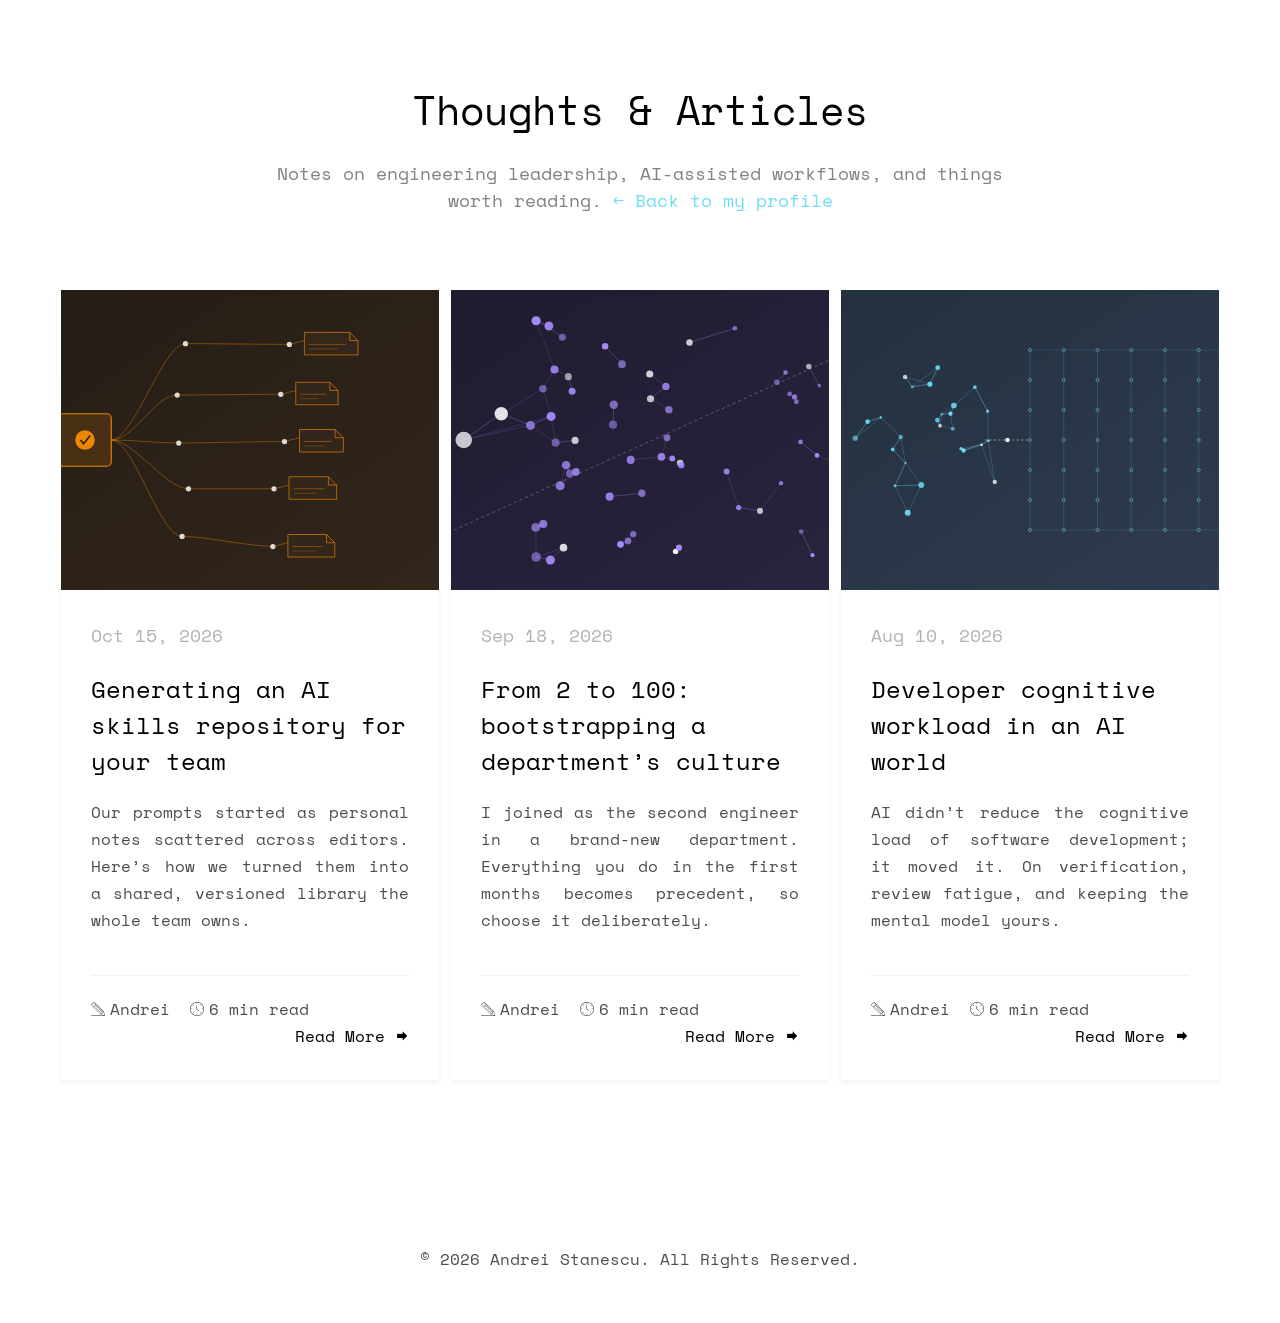
<file: articles.html>
<!DOCTYPE HTML>
<html>
	<head>
	<meta charset="utf-8">
	<meta http-equiv="X-UA-Compatible" content="IE=edge">
	<title>Articles - Andrei Stanescu</title>
	<meta name="viewport" content="width=device-width, initial-scale=1">
	<meta name="description" content="Thoughts and preferred articles by Andrei Stanescu — engineering leadership, AI-assisted workflows, and things worth reading." />
	<meta name="keywords" content="andrei stanescu, articles, blog, engineering leadership, software engineering" />

	<link href="https://fonts.googleapis.com/css?family=Space+Mono" rel="stylesheet">
	<link href="https://fonts.googleapis.com/css?family=Kaushan+Script" rel="stylesheet">

	<!-- Animate.css -->
	<link rel="stylesheet" href="css/animate.css">
	<!-- Icomoon Icon Fonts-->
	<link rel="stylesheet" href="css/icomoon.css">
	<!-- Bootstrap  -->
	<link rel="stylesheet" href="css/bootstrap.css">

	<!-- Theme style  -->
	<link rel="stylesheet" href="css/style.css">

	<!-- Modernizr JS -->
	<script src="js/modernizr-2.6.2.min.js"></script>
	<!-- FOR IE9 below -->
	<!--[if lt IE 9]>
	<script src="js/respond.min.js"></script>
	<![endif]-->

	</head>
	<body>

	<div class="fh5co-loader"></div>

	<div id="page">

	<div id="fh5co-blog">
		<div class="container">
			<div class="row animate-box">
				<div class="col-md-8 col-md-offset-2 text-center fh5co-heading">
					<h2>Thoughts &amp; Articles</h2>
					<p>Notes on engineering leadership, AI-assisted workflows, and things worth reading. <a href="index.html">&larr; Back to my profile</a></p>
				</div>
			</div>
			<div class="row">
				<div class="col-md-4 col-padding animate-box">
					<div class="fh5co-blog">
						<a href="articles/ai-skills-repository.html" class="blog-bg" style="background-image: url(images/ai-skills-repository.svg);"></a>
						<div class="blog-text">
							<span>Oct 15, 2026</span>
							<h3><a href="articles/ai-skills-repository.html">Generating an AI skills repository for your team</a></h3>
							<p>Our prompts started as personal notes scattered across editors. Here&rsquo;s how we turned them into a shared, versioned library the whole team owns.</p>
							<ul class="stuff">
								<li><i class="icon-pencil"></i>Andrei</li>
								<li><i class="icon-clock"></i>6 min read</li>
								<li><a href="articles/ai-skills-repository.html">Read More<i class="icon-arrow-right"></i></a></li>
							</ul>
						</div>
					</div>
				</div>
				<div class="col-md-4 col-padding animate-box">
					<div class="fh5co-blog">
						<a href="articles/from-2-to-100.html" class="blog-bg" style="background-image: url(images/from-2-to-100.svg);"></a>
						<div class="blog-text">
							<span>Sep 18, 2026</span>
							<h3><a href="articles/from-2-to-100.html">From 2 to 100: bootstrapping a department&rsquo;s culture</a></h3>
							<p>I joined as the second engineer in a brand-new department. Everything you do in the first months becomes precedent, so choose it deliberately.</p>
							<ul class="stuff">
								<li><i class="icon-pencil"></i>Andrei</li>
								<li><i class="icon-clock"></i>6 min read</li>
								<li><a href="articles/from-2-to-100.html">Read More<i class="icon-arrow-right"></i></a></li>
							</ul>
						</div>
					</div>
				</div>
				<div class="col-md-4 col-padding animate-box">
					<div class="fh5co-blog">
						<a href="articles/developer-cognitive-workload-ai.html" class="blog-bg" style="background-image: url(images/cognitive-workload.svg);"></a>
						<div class="blog-text">
							<span>Aug 10, 2026</span>
							<h3><a href="articles/developer-cognitive-workload-ai.html">Developer cognitive workload in an AI world</a></h3>
							<p>AI didn&rsquo;t reduce the cognitive load of software development; it moved it. On verification, review fatigue, and keeping the mental model yours.</p>
							<ul class="stuff">
								<li><i class="icon-pencil"></i>Andrei</li>
								<li><i class="icon-clock"></i>6 min read</li>
								<li><a href="articles/developer-cognitive-workload-ai.html">Read More<i class="icon-arrow-right"></i></a></li>
							</ul>
						</div>
					</div>
				</div>
				<!-- To add a new post: copy the col-md-4 block above, create the article page
				     under articles/, and update the date, title, excerpt, and links.
				     For a link post to an external article, point the <a> hrefs at the external
				     URL and use <i class="icon-link"></i> in .stuff instead of icon-pencil. -->
			</div>
		</div>
	</div>

	<div id="fh5co-footer">
		<div class="container">
			<div class="row">
				<div class="col-md-12 text-center">
					<p>&copy; 2026 Andrei Stanescu. All Rights Reserved.</p>
				</div>
			</div>
		</div>
	</div>

	<div class="gototop js-top">
		<a href="#" class="js-gotop"><i class="icon-arrow-up22"></i></a>
	</div>

	<!-- jQuery -->
	<script src="js/jquery.min.js"></script>
	<!-- jQuery Easing -->
	<script src="js/jquery.easing.1.3.js"></script>
	<!-- Bootstrap -->
	<script src="js/bootstrap.min.js"></script>
	<!-- Waypoints -->
	<script src="js/jquery.waypoints.min.js"></script>
	<!-- Stellar Parallax -->
	<script src="js/jquery.stellar.min.js"></script>
	<!-- Easy PieChart -->
	<script src="js/jquery.easypiechart.min.js"></script>

	<!-- Main -->
	<script src="js/main.js"></script>

	</body>
</html>
</file>
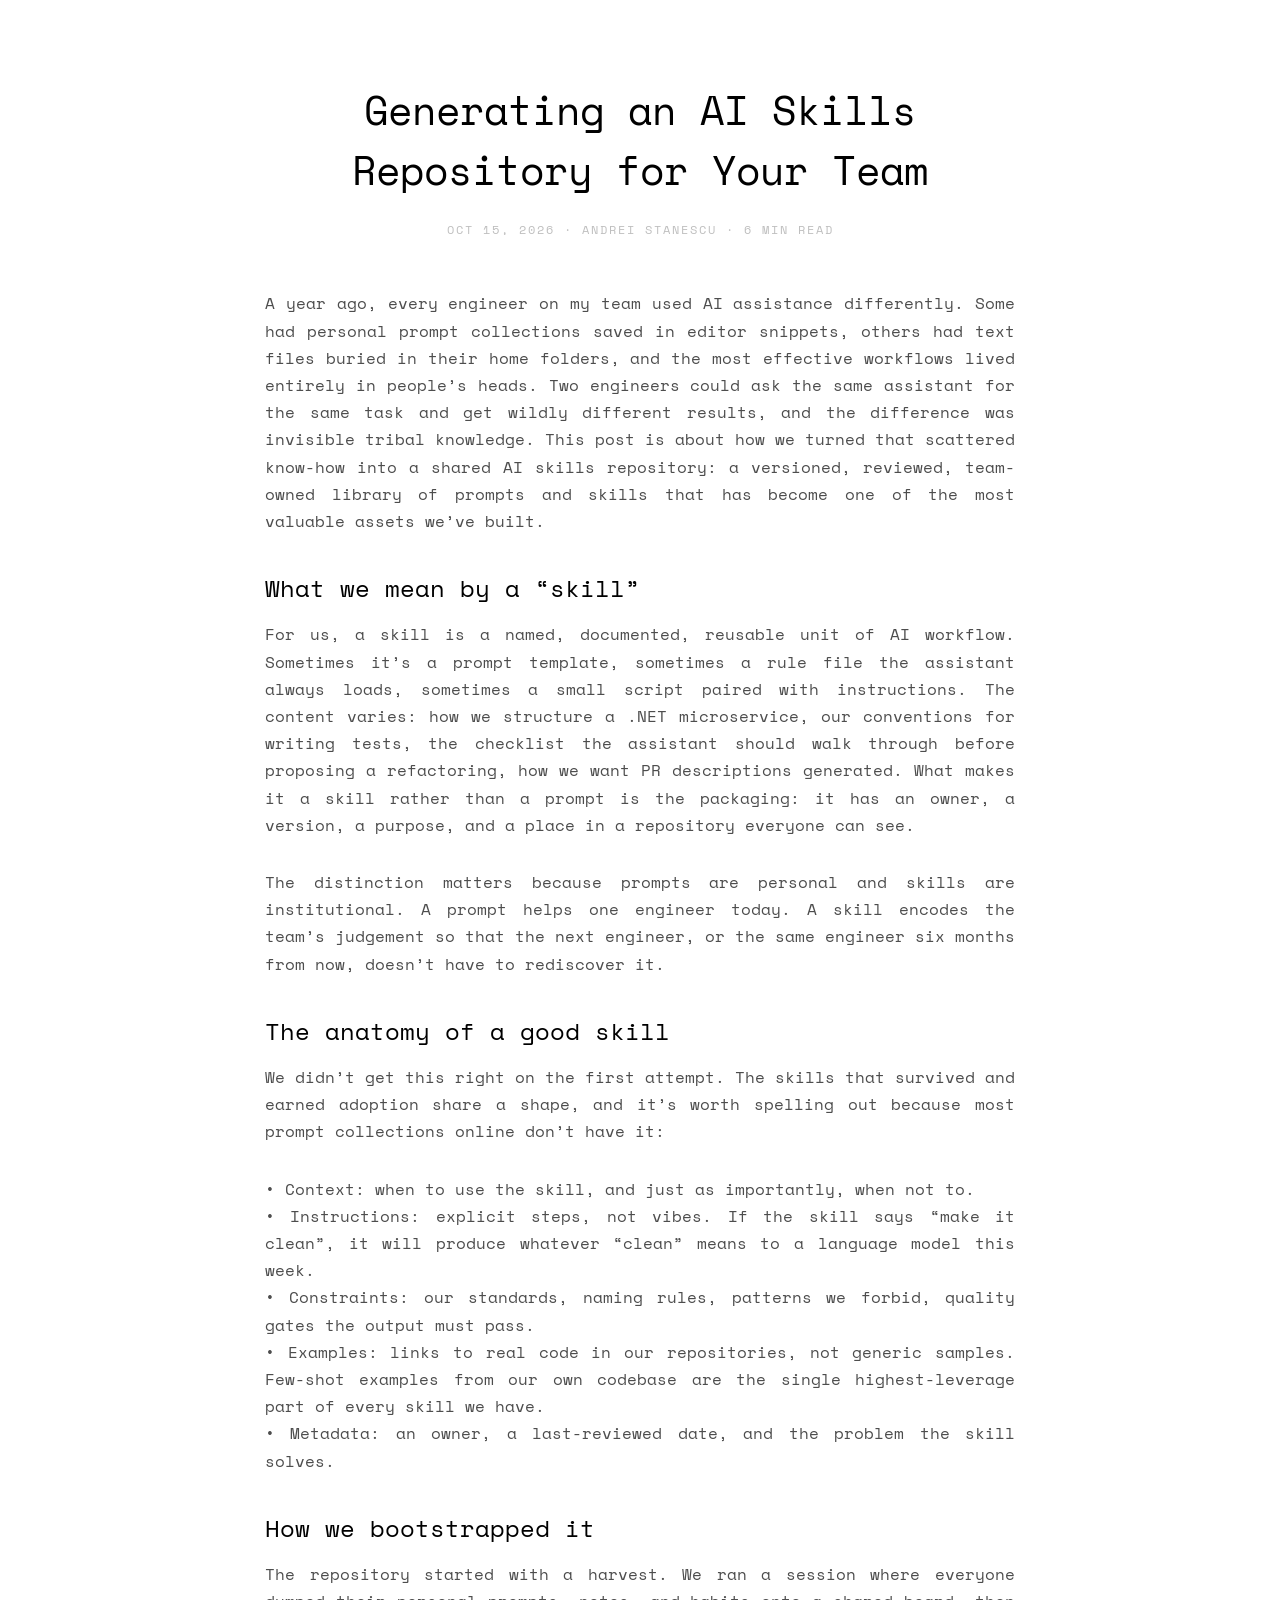
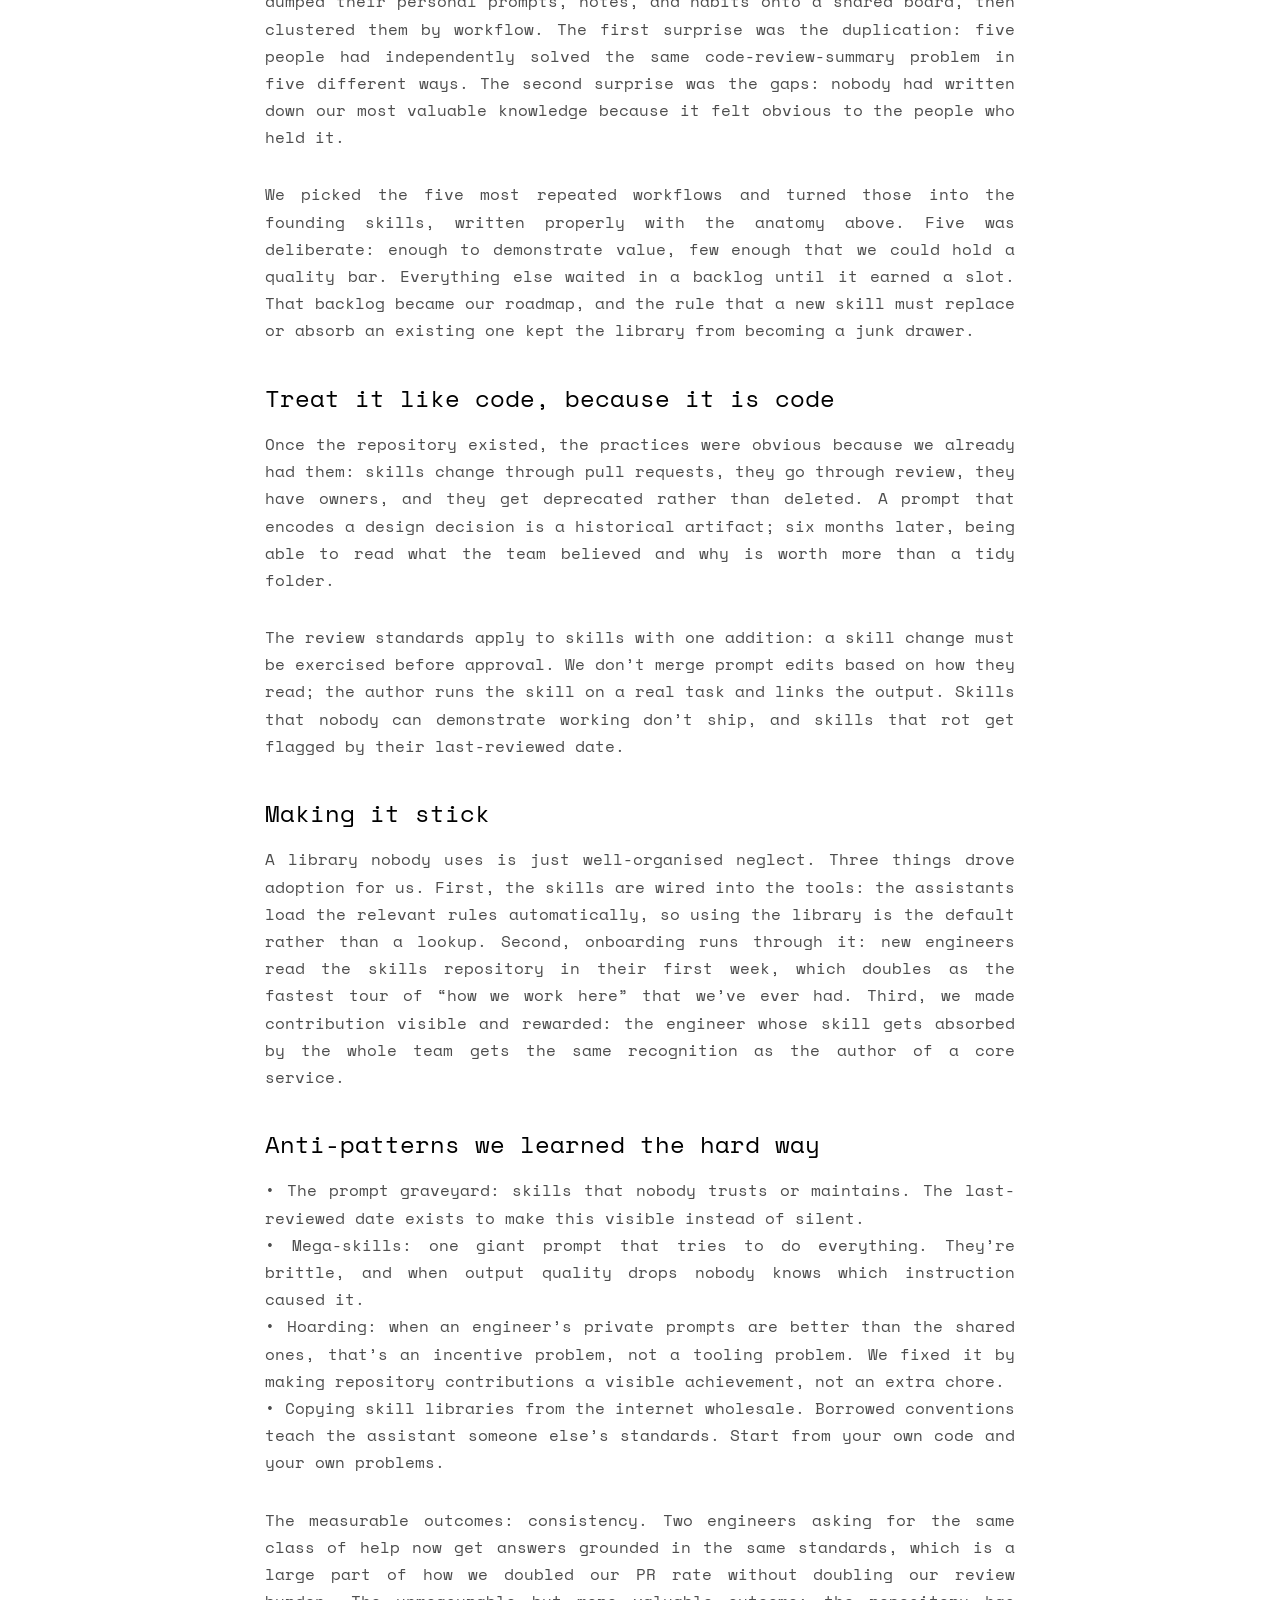
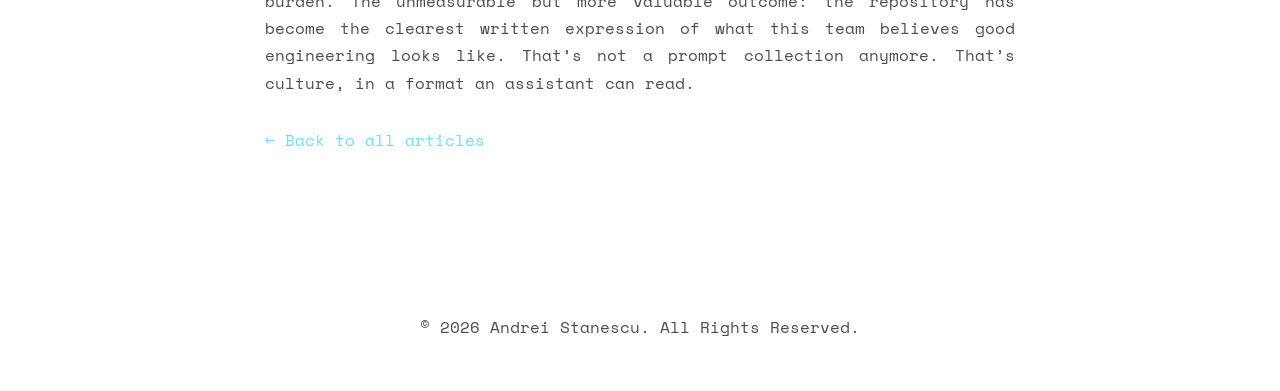
<file: articles/ai-skills-repository.html>
<!DOCTYPE HTML>
<html>
	<head>
	<meta charset="utf-8">
	<meta http-equiv="X-UA-Compatible" content="IE=edge">
	<title>Generating an AI Skills Repository for Your Team - Andrei Stanescu</title>
	<meta name="viewport" content="width=device-width, initial-scale=1">
	<meta name="description" content="Our prompts started as personal notes scattered across editors. Here's how we turned them into a shared, versioned skills repository the whole team owns." />

	<link href="https://fonts.googleapis.com/css?family=Space+Mono" rel="stylesheet">
	<link href="https://fonts.googleapis.com/css?family=Kaushan+Script" rel="stylesheet">

	<!-- Animate.css -->
	<link rel="stylesheet" href="../css/animate.css">
	<!-- Icomoon Icon Fonts-->
	<link rel="stylesheet" href="../css/icomoon.css">
	<!-- Bootstrap  -->
	<link rel="stylesheet" href="../css/bootstrap.css">

	<!-- Theme style  -->
	<link rel="stylesheet" href="../css/style.css">

	<!-- Modernizr JS -->
	<script src="../js/modernizr-2.6.2.min.js"></script>
	<!-- FOR IE9 below -->
	<!--[if lt IE 9]>
	<script src="../js/respond.min.js"></script>
	<![endif]-->

	</head>
	<body>

	<div class="fh5co-loader"></div>

	<div id="page">

	<div id="fh5co-blog">
		<div class="container">
			<div class="row animate-box">
				<div class="col-md-8 col-md-offset-2 text-center fh5co-heading">
					<h2>Generating an AI Skills Repository for Your Team</h2>
					<span class="company">Oct 15, 2026 &middot; Andrei Stanescu &middot; 6 min read</span>
				</div>
			</div>
			<div class="row animate-box">
				<div class="col-md-8 col-md-offset-2 article-body">
					<p>A year ago, every engineer on my team used AI assistance differently. Some had personal prompt collections saved in editor snippets, others had text files buried in their home folders, and the most effective workflows lived entirely in people&rsquo;s heads. Two engineers could ask the same assistant for the same task and get wildly different results, and the difference was invisible tribal knowledge. This post is about how we turned that scattered know-how into a shared AI skills repository: a versioned, reviewed, team-owned library of prompts and skills that has become one of the most valuable assets we&rsquo;ve built.</p>

					<h3>What we mean by a &ldquo;skill&rdquo;</h3>
					<p>For us, a skill is a named, documented, reusable unit of AI workflow. Sometimes it&rsquo;s a prompt template, sometimes a rule file the assistant always loads, sometimes a small script paired with instructions. The content varies: how we structure a .NET microservice, our conventions for writing tests, the checklist the assistant should walk through before proposing a refactoring, how we want PR descriptions generated. What makes it a skill rather than a prompt is the packaging: it has an owner, a version, a purpose, and a place in a repository everyone can see.</p>
					<p>The distinction matters because prompts are personal and skills are institutional. A prompt helps one engineer today. A skill encodes the team&rsquo;s judgement so that the next engineer, or the same engineer six months from now, doesn&rsquo;t have to rediscover it.</p>

					<h3>The anatomy of a good skill</h3>
					<p>We didn&rsquo;t get this right on the first attempt. The skills that survived and earned adoption share a shape, and it&rsquo;s worth spelling out because most prompt collections online don&rsquo;t have it:</p>
					<p>&bull; Context: when to use the skill, and just as importantly, when not to.<br />
					&bull; Instructions: explicit steps, not vibes. If the skill says &ldquo;make it clean&rdquo;, it will produce whatever &ldquo;clean&rdquo; means to a language model this week.<br />
					&bull; Constraints: our standards, naming rules, patterns we forbid, quality gates the output must pass.<br />
					&bull; Examples: links to real code in our repositories, not generic samples. Few-shot examples from our own codebase are the single highest-leverage part of every skill we have.<br />
					&bull; Metadata: an owner, a last-reviewed date, and the problem the skill solves.</p>

					<h3>How we bootstrapped it</h3>
					<p>The repository started with a harvest. We ran a session where everyone dumped their personal prompts, notes, and habits onto a shared board, then clustered them by workflow. The first surprise was the duplication: five people had independently solved the same code-review-summary problem in five different ways. The second surprise was the gaps: nobody had written down our most valuable knowledge because it felt obvious to the people who held it.</p>
					<p>We picked the five most repeated workflows and turned those into the founding skills, written properly with the anatomy above. Five was deliberate: enough to demonstrate value, few enough that we could hold a quality bar. Everything else waited in a backlog until it earned a slot. That backlog became our roadmap, and the rule that a new skill must replace or absorb an existing one kept the library from becoming a junk drawer.</p>

					<h3>Treat it like code, because it is code</h3>
					<p>Once the repository existed, the practices were obvious because we already had them: skills change through pull requests, they go through review, they have owners, and they get deprecated rather than deleted. A prompt that encodes a design decision is a historical artifact; six months later, being able to read what the team believed and why is worth more than a tidy folder.</p>
					<p>The review standards apply to skills with one addition: a skill change must be exercised before approval. We don&rsquo;t merge prompt edits based on how they read; the author runs the skill on a real task and links the output. Skills that nobody can demonstrate working don&rsquo;t ship, and skills that rot get flagged by their last-reviewed date.</p>

					<h3>Making it stick</h3>
					<p>A library nobody uses is just well-organised neglect. Three things drove adoption for us. First, the skills are wired into the tools: the assistants load the relevant rules automatically, so using the library is the default rather than a lookup. Second, onboarding runs through it: new engineers read the skills repository in their first week, which doubles as the fastest tour of &ldquo;how we work here&rdquo; that we&rsquo;ve ever had. Third, we made contribution visible and rewarded: the engineer whose skill gets absorbed by the whole team gets the same recognition as the author of a core service.</p>

					<h3>Anti-patterns we learned the hard way</h3>
					<p>&bull; The prompt graveyard: skills that nobody trusts or maintains. The last-reviewed date exists to make this visible instead of silent.<br />
					&bull; Mega-skills: one giant prompt that tries to do everything. They&rsquo;re brittle, and when output quality drops nobody knows which instruction caused it.<br />
					&bull; Hoarding: when an engineer&rsquo;s private prompts are better than the shared ones, that&rsquo;s an incentive problem, not a tooling problem. We fixed it by making repository contributions a visible achievement, not an extra chore.<br />
					&bull; Copying skill libraries from the internet wholesale. Borrowed conventions teach the assistant someone else&rsquo;s standards. Start from your own code and your own problems.</p>

					<p>The measurable outcomes: consistency. Two engineers asking for the same class of help now get answers grounded in the same standards, which is a large part of how we doubled our PR rate without doubling our review burden. The unmeasurable but more valuable outcome: the repository has become the clearest written expression of what this team believes good engineering looks like. That&rsquo;s not a prompt collection anymore. That&rsquo;s culture, in a format an assistant can read.</p>

					<p><a href="../articles.html">&larr; Back to all articles</a></p>
				</div>
			</div>
		</div>
	</div>

	<div id="fh5co-footer">
		<div class="container">
			<div class="row">
				<div class="col-md-12 text-center">
					<p>&copy; 2026 Andrei Stanescu. All Rights Reserved.</p>
				</div>
			</div>
		</div>
	</div>

	<div class="gototop js-top">
		<a href="#" class="js-gotop"><i class="icon-arrow-up22"></i></a>
	</div>

	<!-- jQuery -->
	<script src="../js/jquery.min.js"></script>
	<!-- jQuery Easing -->
	<script src="../js/jquery.easing.1.3.js"></script>
	<!-- Bootstrap -->
	<script src="../js/bootstrap.min.js"></script>
	<!-- Waypoints -->
	<script src="../js/jquery.waypoints.min.js"></script>
	<!-- Stellar Parallax -->
	<script src="../js/jquery.stellar.min.js"></script>
	<!-- Easy PieChart -->
	<script src="../js/jquery.easypiechart.min.js"></script>

	<!-- Main -->
	<script src="../js/main.js"></script>

	</body>
</html>
</file>
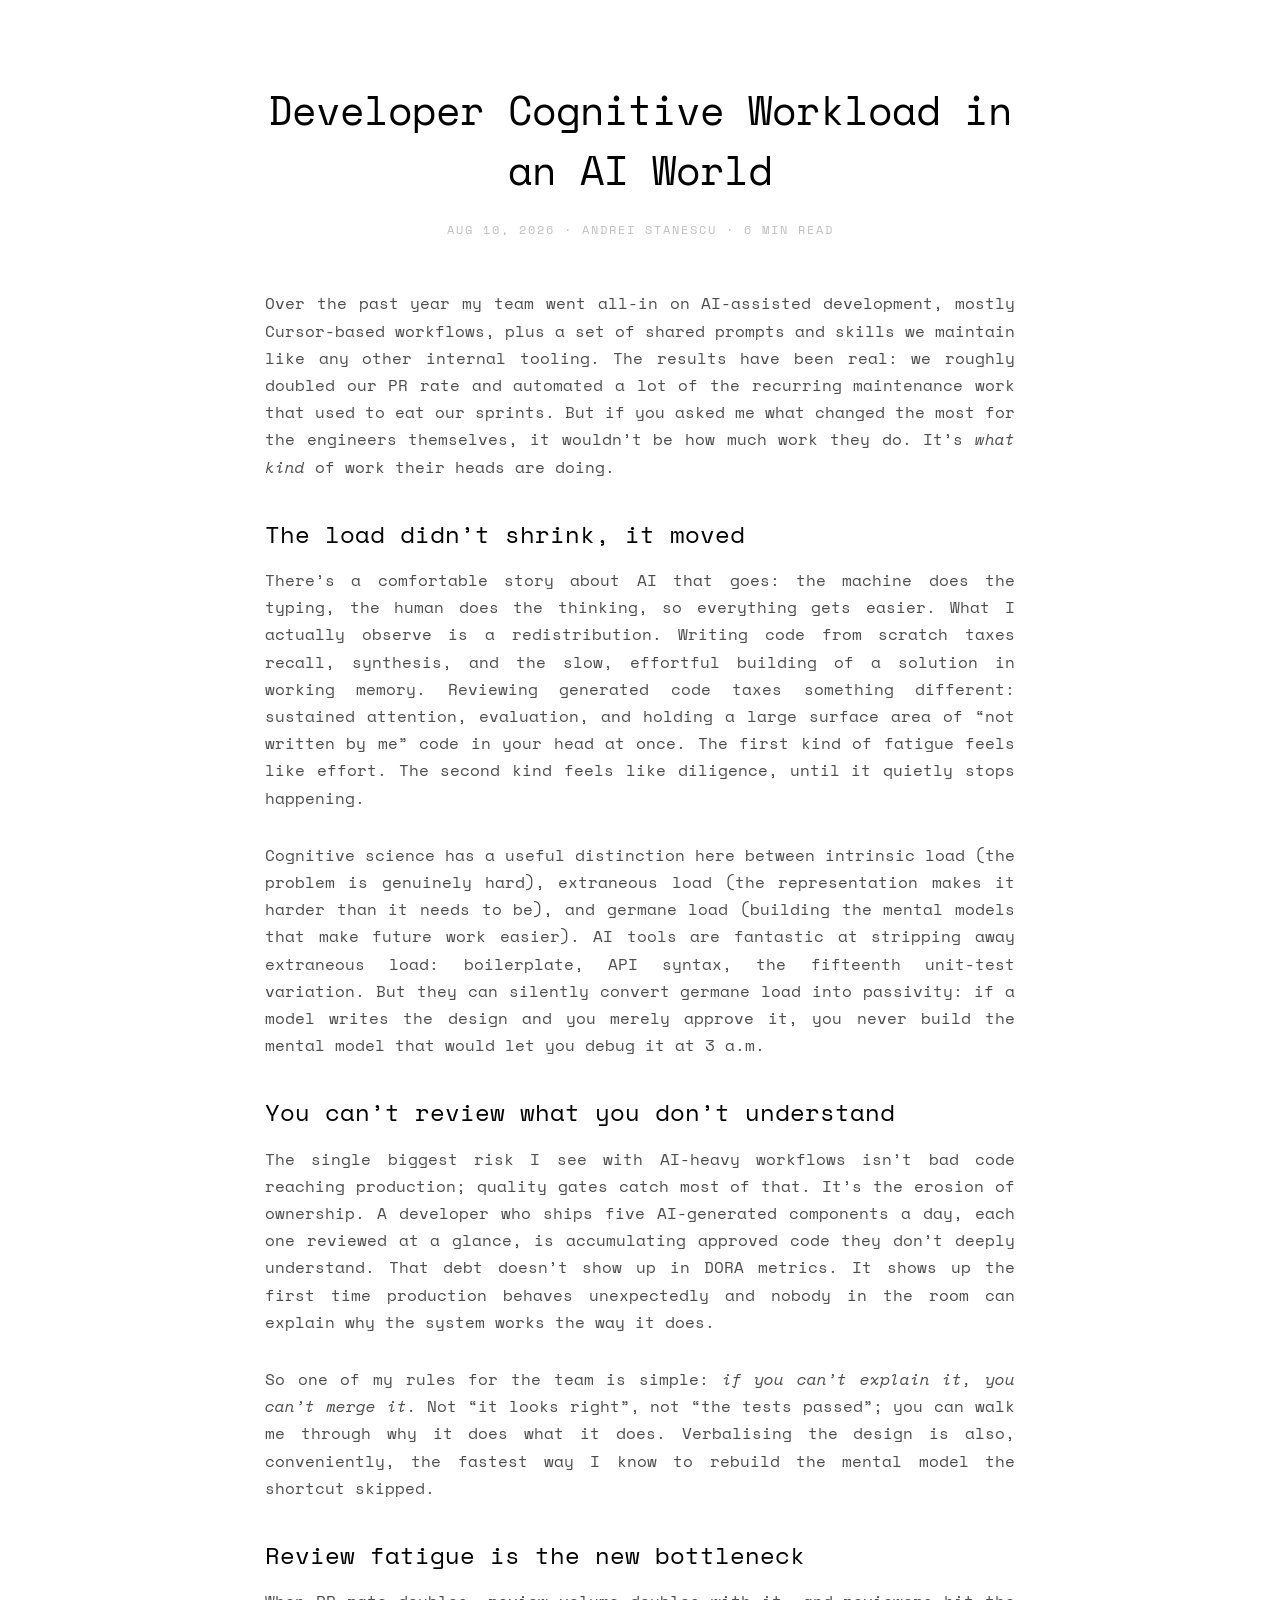
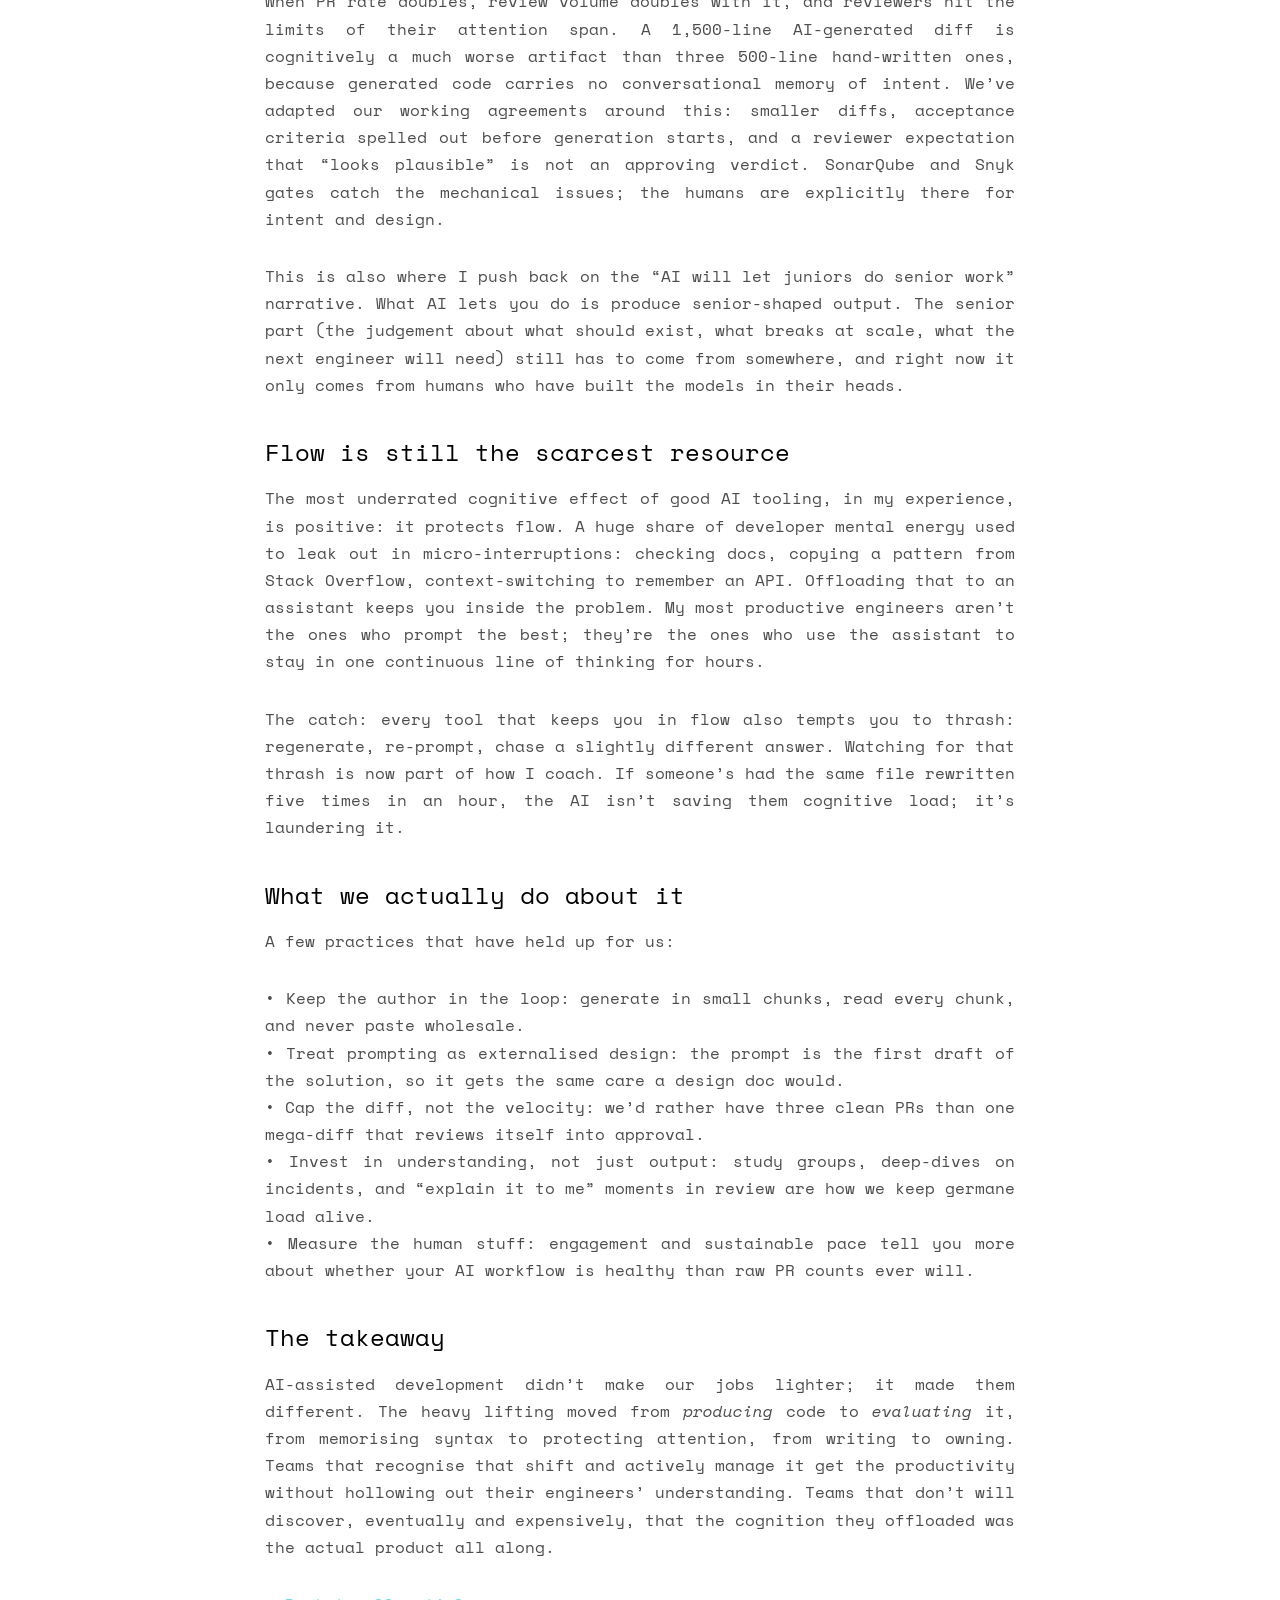
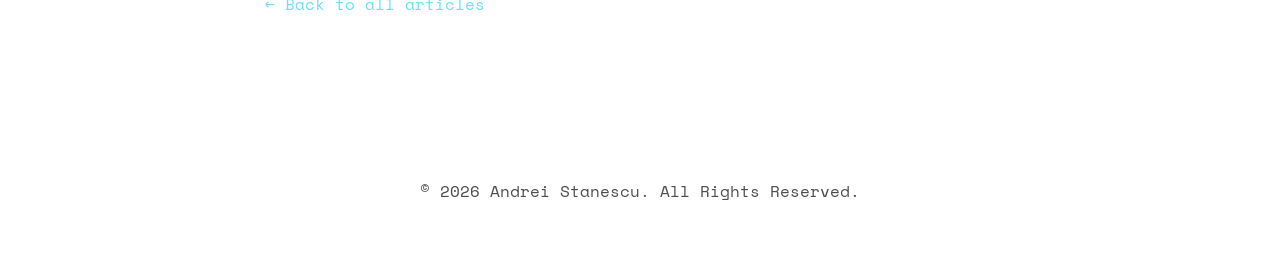
<file: articles/developer-cognitive-workload-ai.html>
<!DOCTYPE HTML>
<html>
	<head>
	<meta charset="utf-8">
	<meta http-equiv="X-UA-Compatible" content="IE=edge">
	<title>Developer Cognitive Workload in an AI World - Andrei Stanescu</title>
	<meta name="viewport" content="width=device-width, initial-scale=1">
	<meta name="description" content="AI assistants didn't reduce the cognitive load of software development; they moved it. On verification, review fatigue, and keeping the mental model yours." />

	<link href="https://fonts.googleapis.com/css?family=Space+Mono" rel="stylesheet">
	<link href="https://fonts.googleapis.com/css?family=Kaushan+Script" rel="stylesheet">

	<!-- Animate.css -->
	<link rel="stylesheet" href="../css/animate.css">
	<!-- Icomoon Icon Fonts-->
	<link rel="stylesheet" href="../css/icomoon.css">
	<!-- Bootstrap  -->
	<link rel="stylesheet" href="../css/bootstrap.css">

	<!-- Theme style  -->
	<link rel="stylesheet" href="../css/style.css">

	<!-- Modernizr JS -->
	<script src="../js/modernizr-2.6.2.min.js"></script>
	<!-- FOR IE9 below -->
	<!--[if lt IE 9]>
	<script src="../js/respond.min.js"></script>
	<![endif]-->

	</head>
	<body>

	<div class="fh5co-loader"></div>

	<div id="page">

	<div id="fh5co-blog">
		<div class="container">
			<div class="row animate-box">
				<div class="col-md-8 col-md-offset-2 text-center fh5co-heading">
					<h2>Developer Cognitive Workload in an AI World</h2>
					<span class="company">Aug 10, 2026 &middot; Andrei Stanescu &middot; 6 min read</span>
				</div>
			</div>
			<div class="row animate-box">
				<div class="col-md-8 col-md-offset-2 article-body">
					<p>Over the past year my team went all-in on AI-assisted development, mostly Cursor-based workflows, plus a set of shared prompts and skills we maintain like any other internal tooling. The results have been real: we roughly doubled our PR rate and automated a lot of the recurring maintenance work that used to eat our sprints. But if you asked me what changed the most for the engineers themselves, it wouldn&rsquo;t be how much work they do. It&rsquo;s <em>what kind</em> of work their heads are doing.</p>

					<h3>The load didn&rsquo;t shrink, it moved</h3>
					<p>There&rsquo;s a comfortable story about AI that goes: the machine does the typing, the human does the thinking, so everything gets easier. What I actually observe is a redistribution. Writing code from scratch taxes recall, synthesis, and the slow, effortful building of a solution in working memory. Reviewing generated code taxes something different: sustained attention, evaluation, and holding a large surface area of &ldquo;not written by me&rdquo; code in your head at once. The first kind of fatigue feels like effort. The second kind feels like diligence, until it quietly stops happening.</p>
					<p>Cognitive science has a useful distinction here between intrinsic load (the problem is genuinely hard), extraneous load (the representation makes it harder than it needs to be), and germane load (building the mental models that make future work easier). AI tools are fantastic at stripping away extraneous load: boilerplate, API syntax, the fifteenth unit-test variation. But they can silently convert germane load into passivity: if a model writes the design and you merely approve it, you never build the mental model that would let you debug it at 3 a.m.</p>

					<h3>You can&rsquo;t review what you don&rsquo;t understand</h3>
					<p>The single biggest risk I see with AI-heavy workflows isn&rsquo;t bad code reaching production; quality gates catch most of that. It&rsquo;s the erosion of ownership. A developer who ships five AI-generated components a day, each one reviewed at a glance, is accumulating approved code they don&rsquo;t deeply understand. That debt doesn&rsquo;t show up in DORA metrics. It shows up the first time production behaves unexpectedly and nobody in the room can explain why the system works the way it does.</p>
					<p>So one of my rules for the team is simple: <em>if you can&rsquo;t explain it, you can&rsquo;t merge it.</em> Not &ldquo;it looks right&rdquo;, not &ldquo;the tests passed&rdquo;; you can walk me through why it does what it does. Verbalising the design is also, conveniently, the fastest way I know to rebuild the mental model the shortcut skipped.</p>

					<h3>Review fatigue is the new bottleneck</h3>
					<p>When PR rate doubles, review volume doubles with it, and reviewers hit the limits of their attention span. A 1,500-line AI-generated diff is cognitively a much worse artifact than three 500-line hand-written ones, because generated code carries no conversational memory of intent. We&rsquo;ve adapted our working agreements around this: smaller diffs, acceptance criteria spelled out before generation starts, and a reviewer expectation that &ldquo;looks plausible&rdquo; is not an approving verdict. SonarQube and Snyk gates catch the mechanical issues; the humans are explicitly there for intent and design.</p>
					<p>This is also where I push back on the &ldquo;AI will let juniors do senior work&rdquo; narrative. What AI lets you do is produce senior-shaped output. The senior part (the judgement about what should exist, what breaks at scale, what the next engineer will need) still has to come from somewhere, and right now it only comes from humans who have built the models in their heads.</p>

					<h3>Flow is still the scarcest resource</h3>
					<p>The most underrated cognitive effect of good AI tooling, in my experience, is positive: it protects flow. A huge share of developer mental energy used to leak out in micro-interruptions: checking docs, copying a pattern from Stack Overflow, context-switching to remember an API. Offloading that to an assistant keeps you inside the problem. My most productive engineers aren&rsquo;t the ones who prompt the best; they&rsquo;re the ones who use the assistant to stay in one continuous line of thinking for hours.</p>
					<p>The catch: every tool that keeps you in flow also tempts you to thrash: regenerate, re-prompt, chase a slightly different answer. Watching for that thrash is now part of how I coach. If someone&rsquo;s had the same file rewritten five times in an hour, the AI isn&rsquo;t saving them cognitive load; it&rsquo;s laundering it.</p>

					<h3>What we actually do about it</h3>
					<p>A few practices that have held up for us:</p>
					<p>&bull; Keep the author in the loop: generate in small chunks, read every chunk, and never paste wholesale.<br />
					&bull; Treat prompting as externalised design: the prompt is the first draft of the solution, so it gets the same care a design doc would.<br />
					&bull; Cap the diff, not the velocity: we&rsquo;d rather have three clean PRs than one mega-diff that reviews itself into approval.<br />
					&bull; Invest in understanding, not just output: study groups, deep-dives on incidents, and &ldquo;explain it to me&rdquo; moments in review are how we keep germane load alive.<br />
					&bull; Measure the human stuff: engagement and sustainable pace tell you more about whether your AI workflow is healthy than raw PR counts ever will.</p>

					<h3>The takeaway</h3>
					<p>AI-assisted development didn&rsquo;t make our jobs lighter; it made them different. The heavy lifting moved from <em>producing</em> code to <em>evaluating</em> it, from memorising syntax to protecting attention, from writing to owning. Teams that recognise that shift and actively manage it get the productivity without hollowing out their engineers&rsquo; understanding. Teams that don&rsquo;t will discover, eventually and expensively, that the cognition they offloaded was the actual product all along.</p>

					<p><a href="../articles.html">&larr; Back to all articles</a></p>
				</div>
			</div>
		</div>
	</div>

	<div id="fh5co-footer">
		<div class="container">
			<div class="row">
				<div class="col-md-12 text-center">
					<p>&copy; 2026 Andrei Stanescu. All Rights Reserved.</p>
				</div>
			</div>
		</div>
	</div>

	<div class="gototop js-top">
		<a href="#" class="js-gotop"><i class="icon-arrow-up22"></i></a>
	</div>

	<!-- jQuery -->
	<script src="../js/jquery.min.js"></script>
	<!-- jQuery Easing -->
	<script src="../js/jquery.easing.1.3.js"></script>
	<!-- Bootstrap -->
	<script src="../js/bootstrap.min.js"></script>
	<!-- Waypoints -->
	<script src="../js/jquery.waypoints.min.js"></script>
	<!-- Stellar Parallax -->
	<script src="../js/jquery.stellar.min.js"></script>
	<!-- Easy PieChart -->
	<script src="../js/jquery.easypiechart.min.js"></script>

	<!-- Main -->
	<script src="../js/main.js"></script>

	</body>
</html>
</file>
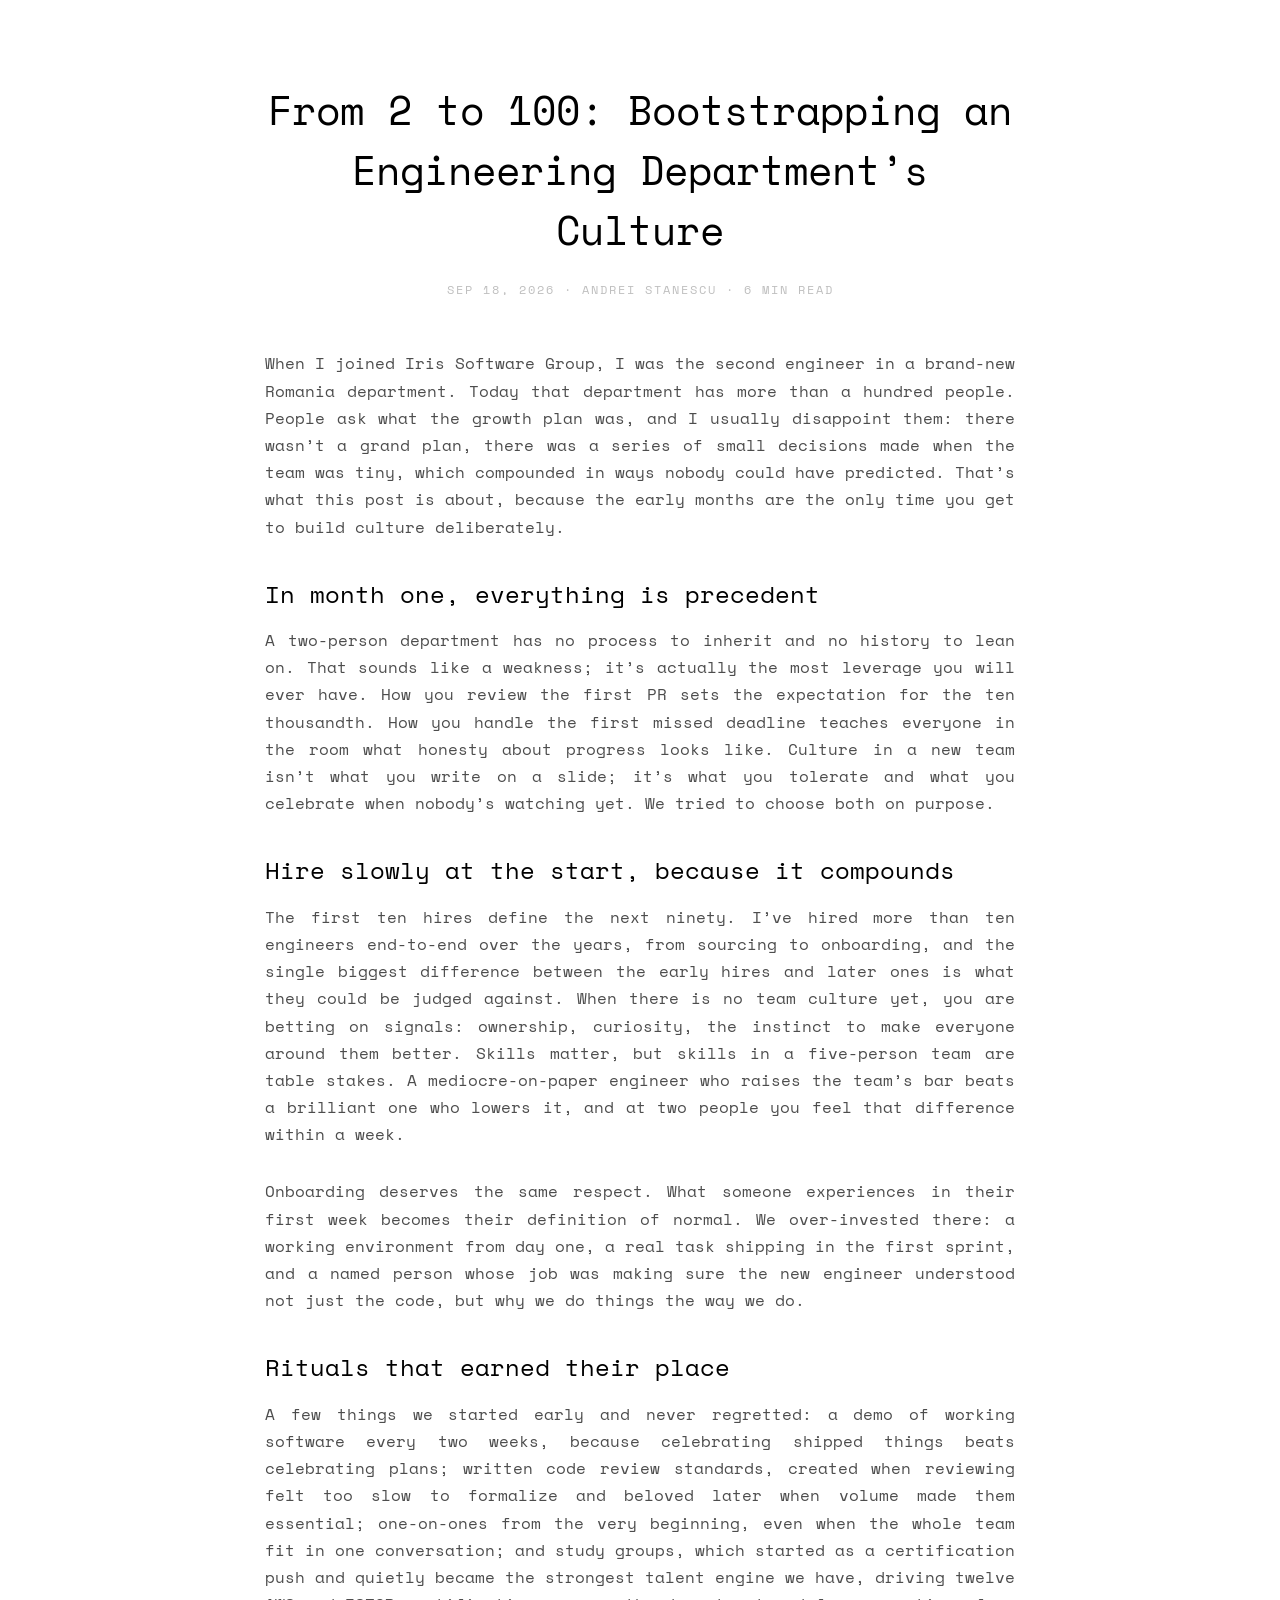
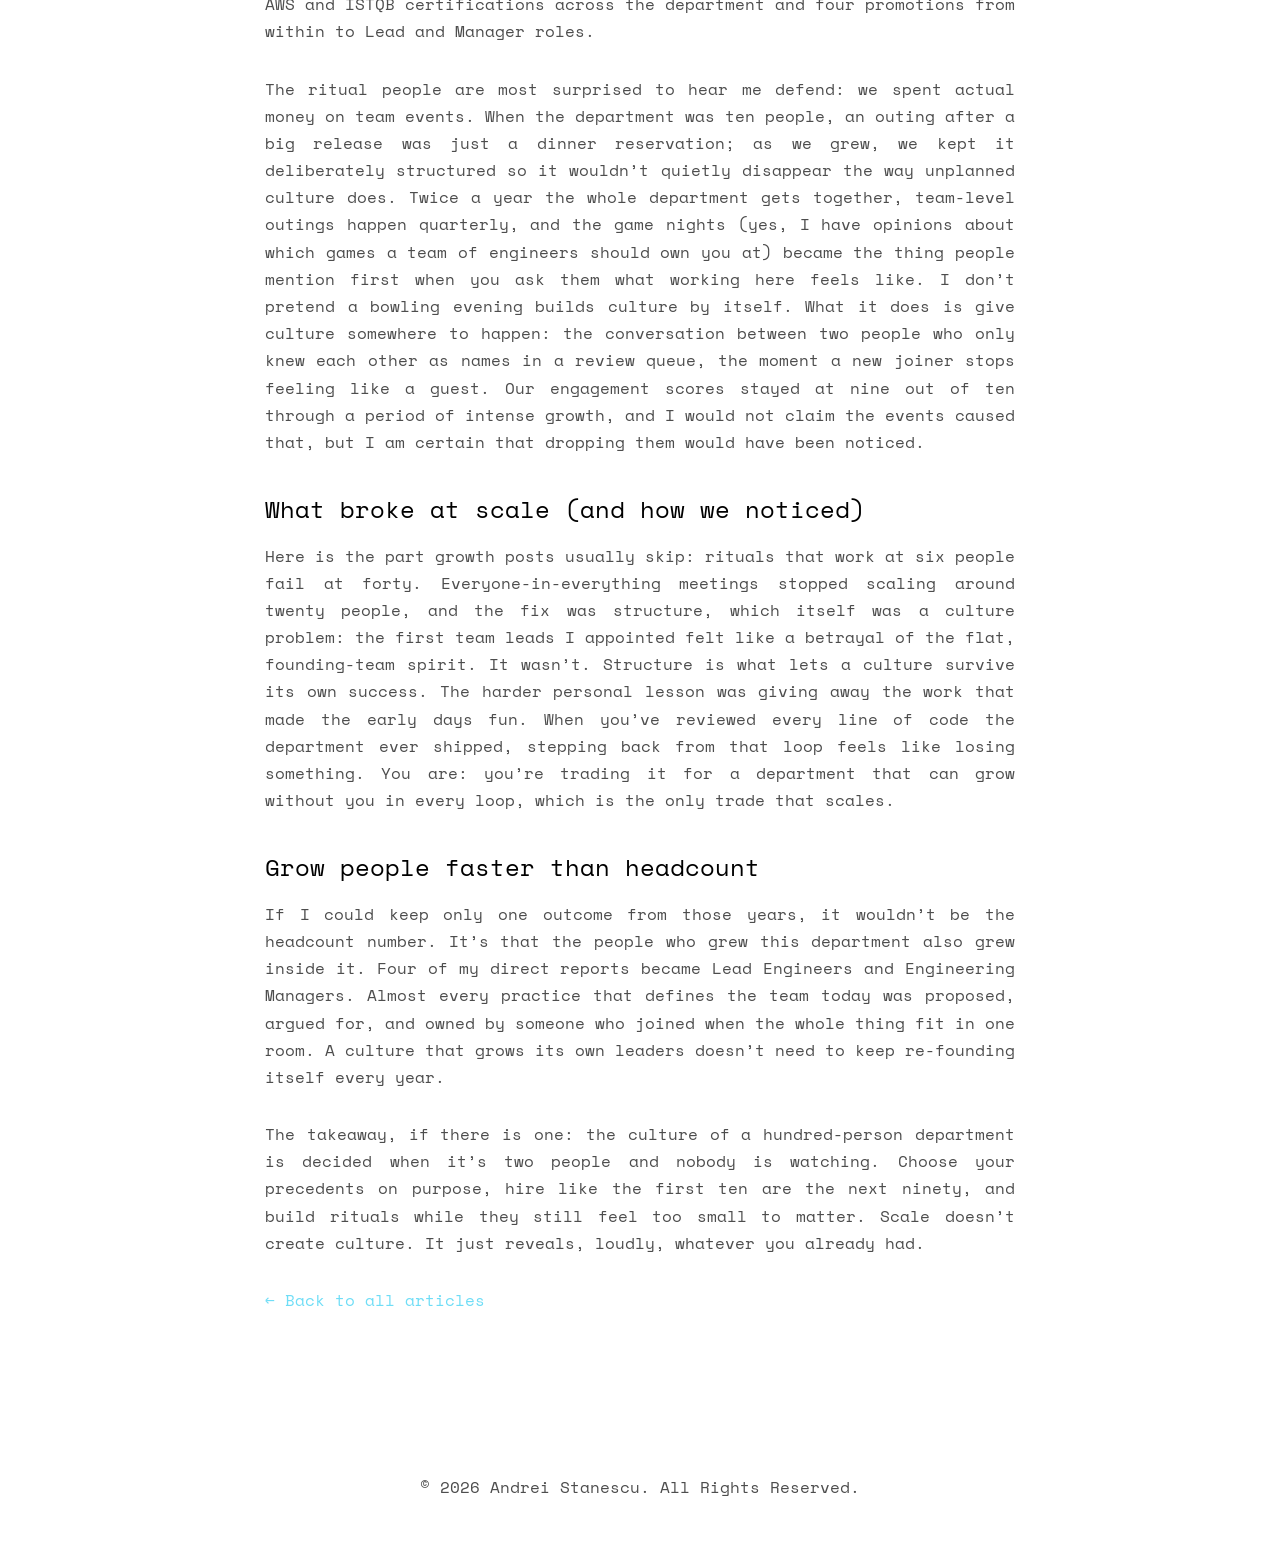
<file: articles/from-2-to-100.html>
<!DOCTYPE HTML>
<html>
	<head>
	<meta charset="utf-8">
	<meta http-equiv="X-UA-Compatible" content="IE=edge">
	<title>From 2 to 100: Bootstrapping an Engineering Department's Culture - Andrei Stanescu</title>
	<meta name="viewport" content="width=device-width, initial-scale=1">
	<meta name="description" content="I joined as the second engineer in a brand-new department. Everything you do in the first months becomes precedent, so choose it deliberately." />

	<link href="https://fonts.googleapis.com/css?family=Space+Mono" rel="stylesheet">
	<link href="https://fonts.googleapis.com/css?family=Kaushan+Script" rel="stylesheet">

	<!-- Animate.css -->
	<link rel="stylesheet" href="../css/animate.css">
	<!-- Icomoon Icon Fonts-->
	<link rel="stylesheet" href="../css/icomoon.css">
	<!-- Bootstrap  -->
	<link rel="stylesheet" href="../css/bootstrap.css">

	<!-- Theme style  -->
	<link rel="stylesheet" href="../css/style.css">

	<!-- Modernizr JS -->
	<script src="../js/modernizr-2.6.2.min.js"></script>
	<!-- FOR IE9 below -->
	<!--[if lt IE 9]>
	<script src="../js/respond.min.js"></script>
	<![endif]-->

	</head>
	<body>

	<div class="fh5co-loader"></div>

	<div id="page">

	<div id="fh5co-blog">
		<div class="container">
			<div class="row animate-box">
				<div class="col-md-8 col-md-offset-2 text-center fh5co-heading">
					<h2>From 2 to 100: Bootstrapping an Engineering Department&rsquo;s Culture</h2>
					<span class="company">Sep 18, 2026 &middot; Andrei Stanescu &middot; 6 min read</span>
				</div>
			</div>
			<div class="row animate-box">
				<div class="col-md-8 col-md-offset-2 article-body">
					<p>When I joined Iris Software Group, I was the second engineer in a brand-new Romania department. Today that department has more than a hundred people. People ask what the growth plan was, and I usually disappoint them: there wasn&rsquo;t a grand plan, there was a series of small decisions made when the team was tiny, which compounded in ways nobody could have predicted. That&rsquo;s what this post is about, because the early months are the only time you get to build culture deliberately.</p>

					<h3>In month one, everything is precedent</h3>
					<p>A two-person department has no process to inherit and no history to lean on. That sounds like a weakness; it&rsquo;s actually the most leverage you will ever have. How you review the first PR sets the expectation for the ten thousandth. How you handle the first missed deadline teaches everyone in the room what honesty about progress looks like. Culture in a new team isn&rsquo;t what you write on a slide; it&rsquo;s what you tolerate and what you celebrate when nobody&rsquo;s watching yet. We tried to choose both on purpose.</p>

					<h3>Hire slowly at the start, because it compounds</h3>
					<p>The first ten hires define the next ninety. I&rsquo;ve hired more than ten engineers end-to-end over the years, from sourcing to onboarding, and the single biggest difference between the early hires and later ones is what they could be judged against. When there is no team culture yet, you are betting on signals: ownership, curiosity, the instinct to make everyone around them better. Skills matter, but skills in a five-person team are table stakes. A mediocre-on-paper engineer who raises the team&rsquo;s bar beats a brilliant one who lowers it, and at two people you feel that difference within a week.</p>
					<p>Onboarding deserves the same respect. What someone experiences in their first week becomes their definition of normal. We over-invested there: a working environment from day one, a real task shipping in the first sprint, and a named person whose job was making sure the new engineer understood not just the code, but why we do things the way we do.</p>

					<h3>Rituals that earned their place</h3>
					<p>A few things we started early and never regretted: a demo of working software every two weeks, because celebrating shipped things beats celebrating plans; written code review standards, created when reviewing felt too slow to formalize and beloved later when volume made them essential; one-on-ones from the very beginning, even when the whole team fit in one conversation; and study groups, which started as a certification push and quietly became the strongest talent engine we have, driving twelve AWS and ISTQB certifications across the department and four promotions from within to Lead and Manager roles.</p>
					<p>The ritual people are most surprised to hear me defend: we spent actual money on team events. When the department was ten people, an outing after a big release was just a dinner reservation; as we grew, we kept it deliberately structured so it wouldn&rsquo;t quietly disappear the way unplanned culture does. Twice a year the whole department gets together, team-level outings happen quarterly, and the game nights (yes, I have opinions about which games a team of engineers should own you at) became the thing people mention first when you ask them what working here feels like. I don&rsquo;t pretend a bowling evening builds culture by itself. What it does is give culture somewhere to happen: the conversation between two people who only knew each other as names in a review queue, the moment a new joiner stops feeling like a guest. Our engagement scores stayed at nine out of ten through a period of intense growth, and I would not claim the events caused that, but I am certain that dropping them would have been noticed.</p>

					<h3>What broke at scale (and how we noticed)</h3>
					<p>Here is the part growth posts usually skip: rituals that work at six people fail at forty. Everyone-in-everything meetings stopped scaling around twenty people, and the fix was structure, which itself was a culture problem: the first team leads I appointed felt like a betrayal of the flat, founding-team spirit. It wasn&rsquo;t. Structure is what lets a culture survive its own success. The harder personal lesson was giving away the work that made the early days fun. When you&rsquo;ve reviewed every line of code the department ever shipped, stepping back from that loop feels like losing something. You are: you&rsquo;re trading it for a department that can grow without you in every loop, which is the only trade that scales.</p>

					<h3>Grow people faster than headcount</h3>
					<p>If I could keep only one outcome from those years, it wouldn&rsquo;t be the headcount number. It&rsquo;s that the people who grew this department also grew inside it. Four of my direct reports became Lead Engineers and Engineering Managers. Almost every practice that defines the team today was proposed, argued for, and owned by someone who joined when the whole thing fit in one room. A culture that grows its own leaders doesn&rsquo;t need to keep re-founding itself every year.</p>

					<p>The takeaway, if there is one: the culture of a hundred-person department is decided when it&rsquo;s two people and nobody is watching. Choose your precedents on purpose, hire like the first ten are the next ninety, and build rituals while they still feel too small to matter. Scale doesn&rsquo;t create culture. It just reveals, loudly, whatever you already had.</p>

					<p><a href="../articles.html">&larr; Back to all articles</a></p>
				</div>
			</div>
		</div>
	</div>

	<div id="fh5co-footer">
		<div class="container">
			<div class="row">
				<div class="col-md-12 text-center">
					<p>&copy; 2026 Andrei Stanescu. All Rights Reserved.</p>
				</div>
			</div>
		</div>
	</div>

	<div class="gototop js-top">
		<a href="#" class="js-gotop"><i class="icon-arrow-up22"></i></a>
	</div>

	<!-- jQuery -->
	<script src="../js/jquery.min.js"></script>
	<!-- jQuery Easing -->
	<script src="../js/jquery.easing.1.3.js"></script>
	<!-- Bootstrap -->
	<script src="../js/bootstrap.min.js"></script>
	<!-- Waypoints -->
	<script src="../js/jquery.waypoints.min.js"></script>
	<!-- Stellar Parallax -->
	<script src="../js/jquery.stellar.min.js"></script>
	<!-- Easy PieChart -->
	<script src="../js/jquery.easypiechart.min.js"></script>

	<!-- Main -->
	<script src="../js/main.js"></script>

	</body>
</html>
</file>
<file: css/icomoon.css>
@font-face {
    font-family: 'icomoon';
    src:    url('fonts/icomoon.eot?1oniuf');
    src:    url('fonts/icomoon.eot?1oniuf#iefix') format('embedded-opentype'),
        url('fonts/icomoon.ttf?1oniuf') format('truetype'),
        url('fonts/icomoon.woff?1oniuf') format('woff'),
        url('fonts/icomoon.svg?1oniuf#icomoon') format('svg');
    font-weight: normal;
    font-style: normal;
}

[class^="icon-"], [class*=" icon-"] {
    /* use !important to prevent issues with browser extensions that change fonts */
    font-family: 'icomoon' !important;
    speak: none;
    font-style: normal;
    font-weight: normal;
    font-variant: normal;
    text-transform: none;
    line-height: 1;

    /* Better Font Rendering =========== */
    -webkit-font-smoothing: antialiased;
    -moz-osx-font-smoothing: grayscale;
}

.icon-mobile:before {
    content: "\e000";
}
.icon-laptop:before {
    content: "\e001";
}
.icon-desktop:before {
    content: "\e002";
}
.icon-tablet:before {
    content: "\e003";
}
.icon-phone:before {
    content: "\e004";
}
.icon-document:before {
    content: "\e005";
}
.icon-documents:before {
    content: "\e006";
}
.icon-search:before {
    content: "\e007";
}
.icon-clipboard:before {
    content: "\e008";
}
.icon-newspaper:before {
    content: "\e009";
}
.icon-notebook:before {
    content: "\e00a";
}
.icon-book-open:before {
    content: "\e00b";
}
.icon-browser:before {
    content: "\e00c";
}
.icon-calendar:before {
    content: "\e00d";
}
.icon-presentation:before {
    content: "\e00e";
}
.icon-picture:before {
    content: "\e00f";
}
.icon-pictures:before {
    content: "\e010";
}
.icon-video:before {
    content: "\e011";
}
.icon-camera:before {
    content: "\e012";
}
.icon-printer:before {
    content: "\e013";
}
.icon-toolbox:before {
    content: "\e014";
}
.icon-briefcase:before {
    content: "\e015";
}
.icon-wallet:before {
    content: "\e016";
}
.icon-gift:before {
    content: "\e017";
}
.icon-bargraph:before {
    content: "\e018";
}
.icon-grid:before {
    content: "\e019";
}
.icon-expand:before {
    content: "\e01a";
}
.icon-focus:before {
    content: "\e01b";
}
.icon-edit:before {
    content: "\e01c";
}
.icon-adjustments:before {
    content: "\e01d";
}
.icon-ribbon:before {
    content: "\e01e";
}
.icon-hourglass:before {
    content: "\e01f";
}
.icon-lock:before {
    content: "\e020";
}
.icon-megaphone:before {
    content: "\e021";
}
.icon-shield:before {
    content: "\e022";
}
.icon-trophy:before {
    content: "\e023";
}
.icon-flag:before {
    content: "\e024";
}
.icon-map:before {
    content: "\e025";
}
.icon-puzzle:before {
    content: "\e026";
}
.icon-basket:before {
    content: "\e027";
}
.icon-envelope:before {
    content: "\e028";
}
.icon-streetsign:before {
    content: "\e029";
}
.icon-telescope:before {
    content: "\e02a";
}
.icon-gears:before {
    content: "\e02b";
}
.icon-key:before {
    content: "\e02c";
}
.icon-paperclip:before {
    content: "\e02d";
}
.icon-attachment:before {
    content: "\e02e";
}
.icon-pricetags:before {
    content: "\e02f";
}
.icon-lightbulb:before {
    content: "\e030";
}
.icon-layers:before {
    content: "\e031";
}
.icon-pencil:before {
    content: "\e032";
}
.icon-tools:before {
    content: "\e033";
}
.icon-tools-2:before {
    content: "\e034";
}
.icon-scissors:before {
    content: "\e035";
}
.icon-paintbrush:before {
    content: "\e036";
}
.icon-magnifying-glass:before {
    content: "\e037";
}
.icon-circle-compass:before {
    content: "\e038";
}
.icon-linegraph:before {
    content: "\e039";
}
.icon-mic:before {
    content: "\e03a";
}
.icon-strategy:before {
    content: "\e03b";
}
.icon-beaker:before {
    content: "\e03c";
}
.icon-caution:before {
    content: "\e03d";
}
.icon-recycle:before {
    content: "\e03e";
}
.icon-anchor:before {
    content: "\e03f";
}
.icon-profile-male:before {
    content: "\e040";
}
.icon-profile-female:before {
    content: "\e041";
}
.icon-bike:before {
    content: "\e042";
}
.icon-wine:before {
    content: "\e043";
}
.icon-hotairballoon:before {
    content: "\e044";
}
.icon-globe:before {
    content: "\e045";
}
.icon-genius:before {
    content: "\e046";
}
.icon-map-pin:before {
    content: "\e047";
}
.icon-dial:before {
    content: "\e048";
}
.icon-chat:before {
    content: "\e049";
}
.icon-heart:before {
    content: "\e04a";
}
.icon-cloud:before {
    content: "\e04b";
}
.icon-upload:before {
    content: "\e04c";
}
.icon-download:before {
    content: "\e04d";
}
.icon-target:before {
    content: "\e04e";
}
.icon-hazardous:before {
    content: "\e04f";
}
.icon-piechart:before {
    content: "\e050";
}
.icon-speedometer:before {
    content: "\e051";
}
.icon-global:before {
    content: "\e052";
}
.icon-compass:before {
    content: "\e053";
}
.icon-lifesaver:before {
    content: "\e054";
}
.icon-clock:before {
    content: "\e055";
}
.icon-aperture:before {
    content: "\e056";
}
.icon-quote:before {
    content: "\e057";
}
.icon-scope:before {
    content: "\e058";
}
.icon-alarmclock:before {
    content: "\e059";
}
.icon-refresh:before {
    content: "\e05a";
}
.icon-happy:before {
    content: "\e05b";
}
.icon-sad:before {
    content: "\e05c";
}
.icon-facebook:before {
    content: "\e05d";
}
.icon-twitter:before {
    content: "\e05e";
}
.icon-googleplus:before {
    content: "\e05f";
}
.icon-rss:before {
    content: "\e060";
}
.icon-tumblr:before {
    content: "\e061";
}
.icon-linkedin:before {
    content: "\e062";
}
.icon-dribbble:before {
    content: "\e063";
}
.icon-box2:before {
    content: "\ea82";
}
.icon-write:before {
    content: "\ea83";
}
.icon-clock2:before {
    content: "\ea84";
}
.icon-reply2:before {
    content: "\ea85";
}
.icon-reply-all2:before {
    content: "\ea86";
}
.icon-forward2:before {
    content: "\ea87";
}
.icon-flag2:before {
    content: "\ea88";
}
.icon-search2:before {
    content: "\ea89";
}
.icon-trash2:before {
    content: "\ea8a";
}
.icon-envelope2:before {
    content: "\ea8b";
}
.icon-bubble:before {
    content: "\ea8c";
}
.icon-bubbles:before {
    content: "\ea8d";
}
.icon-user2:before {
    content: "\ea8e";
}
.icon-users2:before {
    content: "\ea8f";
}
.icon-cloud2:before {
    content: "\ea90";
}
.icon-download2:before {
    content: "\ea91";
}
.icon-upload2:before {
    content: "\ea92";
}
.icon-rain:before {
    content: "\ea93";
}
.icon-sun:before {
    content: "\ea94";
}
.icon-moon2:before {
    content: "\ea95";
}
.icon-bell2:before {
    content: "\ea96";
}
.icon-folder2:before {
    content: "\ea97";
}
.icon-pin2:before {
    content: "\ea98";
}
.icon-sound2:before {
    content: "\ea99";
}
.icon-microphone:before {
    content: "\ea9a";
}
.icon-camera2:before {
    content: "\ea9b";
}
.icon-image2:before {
    content: "\ea9c";
}
.icon-cog2:before {
    content: "\ea9d";
}
.icon-calendar2:before {
    content: "\ea9e";
}
.icon-book2:before {
    content: "\ea9f";
}
.icon-map-marker:before {
    content: "\eaa0";
}
.icon-store:before {
    content: "\eaa1";
}
.icon-support:before {
    content: "\eaa2";
}
.icon-tag2:before {
    content: "\eaa3";
}
.icon-heart2:before {
    content: "\eaa4";
}
.icon-video-camera:before {
    content: "\eaa5";
}
.icon-trophy2:before {
    content: "\eaa6";
}
.icon-cart:before {
    content: "\eaa7";
}
.icon-eye2:before {
    content: "\eaa8";
}
.icon-cancel:before {
    content: "\eaa9";
}
.icon-chart:before {
    content: "\eaaa";
}
.icon-target2:before {
    content: "\eaab";
}
.icon-printer2:before {
    content: "\eaac";
}
.icon-location2:before {
    content: "\eaad";
}
.icon-bookmark2:before {
    content: "\eaae";
}
.icon-monitor:before {
    content: "\eaaf";
}
.icon-cross2:before {
    content: "\eab0";
}
.icon-plus2:before {
    content: "\eab1";
}
.icon-left:before {
    content: "\eab2";
}
.icon-up:before {
    content: "\eab3";
}
.icon-browser2:before {
    content: "\eab4";
}
.icon-windows:before {
    content: "\eab5";
}
.icon-switch2:before {
    content: "\eab6";
}
.icon-dashboard:before {
    content: "\eab7";
}
.icon-play:before {
    content: "\eab8";
}
.icon-fast-forward:before {
    content: "\eab9";
}
.icon-next:before {
    content: "\eaba";
}
.icon-refresh2:before {
    content: "\eabb";
}
.icon-film:before {
    content: "\eabc";
}
.icon-home2:before {
    content: "\eabd";
}
.icon-add-to-list:before {
    content: "\e901";
}
.icon-classic-computer:before {
    content: "\e902";
}
.icon-controller-fast-backward:before {
    content: "\e903";
}
.icon-creative-commons-attribution:before {
    content: "\e904";
}
.icon-creative-commons-noderivs:before {
    content: "\e905";
}
.icon-creative-commons-noncommercial-eu:before {
    content: "\e906";
}
.icon-creative-commons-noncommercial-us:before {
    content: "\e907";
}
.icon-creative-commons-public-domain:before {
    content: "\e908";
}
.icon-creative-commons-remix:before {
    content: "\e909";
}
.icon-creative-commons-share:before {
    content: "\e90a";
}
.icon-creative-commons-sharealike:before {
    content: "\e90b";
}
.icon-creative-commons:before {
    content: "\e90c";
}
.icon-document-landscape:before {
    content: "\e90d";
}
.icon-remove-user:before {
    content: "\e90e";
}
.icon-warning:before {
    content: "\e90f";
}
.icon-arrow-bold-down:before {
    content: "\e910";
}
.icon-arrow-bold-left:before {
    content: "\e911";
}
.icon-arrow-bold-right:before {
    content: "\e912";
}
.icon-arrow-bold-up:before {
    content: "\e913";
}
.icon-arrow-down:before {
    content: "\e914";
}
.icon-arrow-left:before {
    content: "\e915";
}
.icon-arrow-long-down:before {
    content: "\e916";
}
.icon-arrow-long-left:before {
    content: "\e917";
}
.icon-arrow-long-right:before {
    content: "\e918";
}
.icon-arrow-long-up:before {
    content: "\e919";
}
.icon-arrow-right:before {
    content: "\e91a";
}
.icon-arrow-up:before {
    content: "\e91b";
}
.icon-arrow-with-circle-down:before {
    content: "\e91c";
}
.icon-arrow-with-circle-left:before {
    content: "\e91d";
}
.icon-arrow-with-circle-right:before {
    content: "\e91e";
}
.icon-arrow-with-circle-up:before {
    content: "\e91f";
}
.icon-bookmark:before {
    content: "\e920";
}
.icon-bookmarks:before {
    content: "\e921";
}
.icon-chevron-down:before {
    content: "\e922";
}
.icon-chevron-left:before {
    content: "\e923";
}
.icon-chevron-right:before {
    content: "\e924";
}
.icon-chevron-small-down:before {
    content: "\e925";
}
.icon-chevron-small-left:before {
    content: "\e926";
}
.icon-chevron-small-right:before {
    content: "\e927";
}
.icon-chevron-small-up:before {
    content: "\e928";
}
.icon-chevron-thin-down:before {
    content: "\e929";
}
.icon-chevron-thin-left:before {
    content: "\e92a";
}
.icon-chevron-thin-right:before {
    content: "\e92b";
}
.icon-chevron-thin-up:before {
    content: "\e92c";
}
.icon-chevron-up:before {
    content: "\e92d";
}
.icon-chevron-with-circle-down:before {
    content: "\e92e";
}
.icon-chevron-with-circle-left:before {
    content: "\e92f";
}
.icon-chevron-with-circle-right:before {
    content: "\e930";
}
.icon-chevron-with-circle-up:before {
    content: "\e931";
}
.icon-cloud3:before {
    content: "\e932";
}
.icon-controller-fast-forward:before {
    content: "\e933";
}
.icon-controller-jump-to-start:before {
    content: "\e934";
}
.icon-controller-next:before {
    content: "\e935";
}
.icon-controller-paus:before {
    content: "\e936";
}
.icon-controller-play:before {
    content: "\e937";
}
.icon-controller-record:before {
    content: "\e938";
}
.icon-controller-stop:before {
    content: "\e939";
}
.icon-controller-volume:before {
    content: "\e93a";
}
.icon-dot-single:before {
    content: "\e93b";
}
.icon-dots-three-horizontal:before {
    content: "\e93c";
}
.icon-dots-three-vertical:before {
    content: "\e93d";
}
.icon-dots-two-horizontal:before {
    content: "\e93e";
}
.icon-dots-two-vertical:before {
    content: "\e93f";
}
.icon-download3:before {
    content: "\e940";
}
.icon-emoji-flirt:before {
    content: "\e941";
}
.icon-flow-branch:before {
    content: "\e942";
}
.icon-flow-cascade:before {
    content: "\e943";
}
.icon-flow-line:before {
    content: "\e944";
}
.icon-flow-parallel:before {
    content: "\e945";
}
.icon-flow-tree:before {
    content: "\e946";
}
.icon-install:before {
    content: "\e947";
}
.icon-layers2:before {
    content: "\e948";
}
.icon-open-book:before {
    content: "\e949";
}
.icon-resize-100:before {
    content: "\e94a";
}
.icon-resize-full-screen:before {
    content: "\e94b";
}
.icon-save:before {
    content: "\e94c";
}
.icon-select-arrows:before {
    content: "\e94d";
}
.icon-sound-mute:before {
    content: "\e94e";
}
.icon-sound:before {
    content: "\e94f";
}
.icon-trash:before {
    content: "\e950";
}
.icon-triangle-down:before {
    content: "\e951";
}
.icon-triangle-left:before {
    content: "\e952";
}
.icon-triangle-right:before {
    content: "\e953";
}
.icon-triangle-up:before {
    content: "\e954";
}
.icon-uninstall:before {
    content: "\e955";
}
.icon-upload-to-cloud:before {
    content: "\e956";
}
.icon-upload3:before {
    content: "\e957";
}
.icon-add-user:before {
    content: "\e958";
}
.icon-address:before {
    content: "\e959";
}
.icon-adjust:before {
    content: "\e95a";
}
.icon-air:before {
    content: "\e95b";
}
.icon-aircraft-landing:before {
    content: "\e95c";
}
.icon-aircraft-take-off:before {
    content: "\e95d";
}
.icon-aircraft:before {
    content: "\e95e";
}
.icon-align-bottom:before {
    content: "\e95f";
}
.icon-align-horizontal-middle:before {
    content: "\e960";
}
.icon-align-left:before {
    content: "\e961";
}
.icon-align-right:before {
    content: "\e962";
}
.icon-align-top:before {
    content: "\e963";
}
.icon-align-vertical-middle:before {
    content: "\e964";
}
.icon-archive:before {
    content: "\e965";
}
.icon-area-graph:before {
    content: "\e966";
}
.icon-attachment2:before {
    content: "\e967";
}
.icon-awareness-ribbon:before {
    content: "\e968";
}
.icon-back-in-time:before {
    content: "\e969";
}
.icon-back:before {
    content: "\e96a";
}
.icon-bar-graph:before {
    content: "\e96b";
}
.icon-battery:before {
    content: "\e96c";
}
.icon-beamed-note:before {
    content: "\e96d";
}
.icon-bell:before {
    content: "\e96e";
}
.icon-blackboard:before {
    content: "\e96f";
}
.icon-block:before {
    content: "\e970";
}
.icon-book:before {
    content: "\e971";
}
.icon-bowl:before {
    content: "\e972";
}
.icon-box:before {
    content: "\e973";
}
.icon-briefcase2:before {
    content: "\e974";
}
.icon-browser3:before {
    content: "\e975";
}
.icon-brush:before {
    content: "\e976";
}
.icon-bucket:before {
    content: "\e977";
}
.icon-cake:before {
    content: "\e978";
}
.icon-calculator:before {
    content: "\e979";
}
.icon-calendar3:before {
    content: "\e97a";
}
.icon-camera3:before {
    content: "\e97b";
}
.icon-ccw:before {
    content: "\e97c";
}
.icon-chat2:before {
    content: "\e97d";
}
.icon-check:before {
    content: "\e97e";
}
.icon-circle-with-cross:before {
    content: "\e97f";
}
.icon-circle-with-minus:before {
    content: "\e980";
}
.icon-circle-with-plus:before {
    content: "\e981";
}
.icon-circle:before {
    content: "\e982";
}
.icon-circular-graph:before {
    content: "\e983";
}
.icon-clapperboard:before {
    content: "\e984";
}
.icon-clipboard2:before {
    content: "\e985";
}
.icon-clock3:before {
    content: "\e986";
}
.icon-code:before {
    content: "\e987";
}
.icon-cog:before {
    content: "\e988";
}
.icon-colours:before {
    content: "\e989";
}
.icon-compass2:before {
    content: "\e98a";
}
.icon-copy:before {
    content: "\e98b";
}
.icon-credit-card:before {
    content: "\e98c";
}
.icon-credit:before {
    content: "\e98d";
}
.icon-cross:before {
    content: "\e98e";
}
.icon-cup:before {
    content: "\e98f";
}
.icon-cw:before {
    content: "\e990";
}
.icon-cycle:before {
    content: "\e991";
}
.icon-database:before {
    content: "\e992";
}
.icon-dial-pad:before {
    content: "\e993";
}
.icon-direction:before {
    content: "\e994";
}
.icon-document2:before {
    content: "\e995";
}
.icon-documents2:before {
    content: "\e996";
}
.icon-drink:before {
    content: "\e997";
}
.icon-drive:before {
    content: "\e998";
}
.icon-drop:before {
    content: "\e999";
}
.icon-edit2:before {
    content: "\e99a";
}
.icon-email:before {
    content: "\e99b";
}
.icon-emoji-happy:before {
    content: "\e99c";
}
.icon-emoji-neutral:before {
    content: "\e99d";
}
.icon-emoji-sad:before {
    content: "\e99e";
}
.icon-erase:before {
    content: "\e99f";
}
.icon-eraser:before {
    content: "\e9a0";
}
.icon-export:before {
    content: "\e9a1";
}
.icon-eye:before {
    content: "\e9a2";
}
.icon-feather:before {
    content: "\e9a3";
}
.icon-flag3:before {
    content: "\e9a4";
}
.icon-flash:before {
    content: "\e9a5";
}
.icon-flashlight:before {
    content: "\e9a6";
}
.icon-flat-brush:before {
    content: "\e9a7";
}
.icon-folder-images:before {
    content: "\e9a8";
}
.icon-folder-music:before {
    content: "\e9a9";
}
.icon-folder-video:before {
    content: "\e9aa";
}
.icon-folder:before {
    content: "\e9ab";
}
.icon-forward:before {
    content: "\e9ac";
}
.icon-funnel:before {
    content: "\e9ad";
}
.icon-game-controller:before {
    content: "\e9ae";
}
.icon-gauge:before {
    content: "\e9af";
}
.icon-globe2:before {
    content: "\e9b0";
}
.icon-graduation-cap:before {
    content: "\e9b1";
}
.icon-grid2:before {
    content: "\e9b2";
}
.icon-hair-cross:before {
    content: "\e9b3";
}
.icon-hand:before {
    content: "\e9b4";
}
.icon-heart-outlined:before {
    content: "\e9b5";
}
.icon-heart3:before {
    content: "\e9b6";
}
.icon-help-with-circle:before {
    content: "\e9b7";
}
.icon-help:before {
    content: "\e9b8";
}
.icon-home:before {
    content: "\e9b9";
}
.icon-hour-glass:before {
    content: "\e9ba";
}
.icon-image-inverted:before {
    content: "\e9bb";
}
.icon-image:before {
    content: "\e9bc";
}
.icon-images:before {
    content: "\e9bd";
}
.icon-inbox:before {
    content: "\e9be";
}
.icon-infinity:before {
    content: "\e9bf";
}
.icon-info-with-circle:before {
    content: "\e9c0";
}
.icon-info:before {
    content: "\e9c1";
}
.icon-key2:before {
    content: "\e9c2";
}
.icon-keyboard:before {
    content: "\e9c3";
}
.icon-lab-flask:before {
    content: "\e9c4";
}
.icon-landline:before {
    content: "\e9c5";
}
.icon-language:before {
    content: "\e9c6";
}
.icon-laptop2:before {
    content: "\e9c7";
}
.icon-leaf:before {
    content: "\e9c8";
}
.icon-level-down:before {
    content: "\e9c9";
}
.icon-level-up:before {
    content: "\e9ca";
}
.icon-lifebuoy:before {
    content: "\e9cb";
}
.icon-light-bulb:before {
    content: "\e9cc";
}
.icon-light-down:before {
    content: "\e9cd";
}
.icon-light-up:before {
    content: "\e9ce";
}
.icon-line-graph:before {
    content: "\e9cf";
}
.icon-link:before {
    content: "\e9d0";
}
.icon-list:before {
    content: "\e9d1";
}
.icon-location-pin:before {
    content: "\e9d2";
}
.icon-location:before {
    content: "\e9d3";
}
.icon-lock-open:before {
    content: "\e9d4";
}
.icon-lock2:before {
    content: "\e9d5";
}
.icon-log-out:before {
    content: "\e9d6";
}
.icon-login:before {
    content: "\e9d7";
}
.icon-loop:before {
    content: "\e9d8";
}
.icon-magnet:before {
    content: "\e9d9";
}
.icon-magnifying-glass2:before {
    content: "\e9da";
}
.icon-mail:before {
    content: "\e9db";
}
.icon-man:before {
    content: "\e9dc";
}
.icon-map2:before {
    content: "\e9dd";
}
.icon-mask:before {
    content: "\e9de";
}
.icon-medal:before {
    content: "\e9df";
}
.icon-megaphone2:before {
    content: "\e9e0";
}
.icon-menu:before {
    content: "\e9e1";
}
.icon-message:before {
    content: "\e9e2";
}
.icon-mic2:before {
    content: "\e9e3";
}
.icon-minus:before {
    content: "\e9e4";
}
.icon-mobile2:before {
    content: "\e9e5";
}
.icon-modern-mic:before {
    content: "\e9e6";
}
.icon-moon:before {
    content: "\e9e7";
}
.icon-mouse:before {
    content: "\e9e8";
}
.icon-music:before {
    content: "\e9e9";
}
.icon-network:before {
    content: "\e9ea";
}
.icon-new-message:before {
    content: "\e9eb";
}
.icon-new:before {
    content: "\e9ec";
}
.icon-news:before {
    content: "\e9ed";
}
.icon-note:before {
    content: "\e9ee";
}
.icon-notification:before {
    content: "\e9ef";
}
.icon-old-mobile:before {
    content: "\e9f0";
}
.icon-old-phone:before {
    content: "\e9f1";
}
.icon-palette:before {
    content: "\e9f2";
}
.icon-paper-plane:before {
    content: "\e9f3";
}
.icon-pencil2:before {
    content: "\e9f4";
}
.icon-phone2:before {
    content: "\e9f5";
}
.icon-pie-chart:before {
    content: "\e9f6";
}
.icon-pin:before {
    content: "\e9f7";
}
.icon-plus:before {
    content: "\e9f8";
}
.icon-popup:before {
    content: "\e9f9";
}
.icon-power-plug:before {
    content: "\e9fa";
}
.icon-price-ribbon:before {
    content: "\e9fb";
}
.icon-price-tag:before {
    content: "\e9fc";
}
.icon-print:before {
    content: "\e9fd";
}
.icon-progress-empty:before {
    content: "\e9fe";
}
.icon-progress-full:before {
    content: "\e9ff";
}
.icon-progress-one:before {
    content: "\ea00";
}
.icon-progress-two:before {
    content: "\ea01";
}
.icon-publish:before {
    content: "\ea02";
}
.icon-quote2:before {
    content: "\ea03";
}
.icon-radio:before {
    content: "\ea04";
}
.icon-reply-all:before {
    content: "\ea05";
}
.icon-reply:before {
    content: "\ea06";
}
.icon-retweet:before {
    content: "\ea07";
}
.icon-rocket:before {
    content: "\ea08";
}
.icon-round-brush:before {
    content: "\ea09";
}
.icon-rss2:before {
    content: "\ea0a";
}
.icon-ruler:before {
    content: "\ea0b";
}
.icon-scissors2:before {
    content: "\ea0c";
}
.icon-share-alternitive:before {
    content: "\ea0d";
}
.icon-share:before {
    content: "\ea0e";
}
.icon-shareable:before {
    content: "\ea0f";
}
.icon-shield2:before {
    content: "\ea10";
}
.icon-shop:before {
    content: "\ea11";
}
.icon-shopping-bag:before {
    content: "\ea12";
}
.icon-shopping-basket:before {
    content: "\ea13";
}
.icon-shopping-cart:before {
    content: "\ea14";
}
.icon-shuffle:before {
    content: "\ea15";
}
.icon-signal:before {
    content: "\ea16";
}
.icon-sound-mix:before {
    content: "\ea17";
}
.icon-sports-club:before {
    content: "\ea18";
}
.icon-spreadsheet:before {
    content: "\ea19";
}
.icon-squared-cross:before {
    content: "\ea1a";
}
.icon-squared-minus:before {
    content: "\ea1b";
}
.icon-squared-plus:before {
    content: "\ea1c";
}
.icon-star-outlined:before {
    content: "\ea1d";
}
.icon-star:before {
    content: "\ea1e";
}
.icon-stopwatch:before {
    content: "\ea1f";
}
.icon-suitcase:before {
    content: "\ea20";
}
.icon-swap:before {
    content: "\ea21";
}
.icon-sweden:before {
    content: "\ea22";
}
.icon-switch:before {
    content: "\ea23";
}
.icon-tablet2:before {
    content: "\ea24";
}
.icon-tag:before {
    content: "\ea25";
}
.icon-text-document-inverted:before {
    content: "\ea26";
}
.icon-text-document:before {
    content: "\ea27";
}
.icon-text:before {
    content: "\ea28";
}
.icon-thermometer:before {
    content: "\ea29";
}
.icon-thumbs-down:before {
    content: "\ea2a";
}
.icon-thumbs-up:before {
    content: "\ea2b";
}
.icon-thunder-cloud:before {
    content: "\ea2c";
}
.icon-ticket:before {
    content: "\ea2d";
}
.icon-time-slot:before {
    content: "\ea2e";
}
.icon-tools2:before {
    content: "\ea2f";
}
.icon-traffic-cone:before {
    content: "\ea30";
}
.icon-tree:before {
    content: "\ea31";
}
.icon-trophy3:before {
    content: "\ea32";
}
.icon-tv:before {
    content: "\ea33";
}
.icon-typing:before {
    content: "\ea34";
}
.icon-unread:before {
    content: "\ea35";
}
.icon-untag:before {
    content: "\ea36";
}
.icon-user:before {
    content: "\ea37";
}
.icon-users:before {
    content: "\ea38";
}
.icon-v-card:before {
    content: "\ea39";
}
.icon-video2:before {
    content: "\ea3a";
}
.icon-vinyl:before {
    content: "\ea3b";
}
.icon-voicemail:before {
    content: "\ea3c";
}
.icon-wallet2:before {
    content: "\ea3d";
}
.icon-water:before {
    content: "\ea3e";
}
.icon-500px-with-circle:before {
    content: "\ea3f";
}
.icon-500px:before {
    content: "\ea40";
}
.icon-basecamp:before {
    content: "\ea41";
}
.icon-behance:before {
    content: "\ea42";
}
.icon-creative-cloud:before {
    content: "\ea43";
}
.icon-dropbox:before {
    content: "\ea44";
}
.icon-evernote:before {
    content: "\ea45";
}
.icon-flattr:before {
    content: "\ea46";
}
.icon-foursquare:before {
    content: "\ea47";
}
.icon-google-drive:before {
    content: "\ea48";
}
.icon-google-hangouts:before {
    content: "\ea49";
}
.icon-grooveshark:before {
    content: "\ea4a";
}
.icon-icloud:before {
    content: "\ea4b";
}
.icon-mixi:before {
    content: "\ea4c";
}
.icon-onedrive:before {
    content: "\ea4d";
}
.icon-paypal:before {
    content: "\ea4e";
}
.icon-picasa:before {
    content: "\ea4f";
}
.icon-qq:before {
    content: "\ea50";
}
.icon-rdio-with-circle:before {
    content: "\ea51";
}
.icon-renren:before {
    content: "\ea52";
}
.icon-scribd:before {
    content: "\ea53";
}
.icon-sina-weibo:before {
    content: "\ea54";
}
.icon-skype-with-circle:before {
    content: "\ea55";
}
.icon-skype:before {
    content: "\ea56";
}
.icon-slideshare:before {
    content: "\ea57";
}
.icon-smashing:before {
    content: "\ea58";
}
.icon-soundcloud:before {
    content: "\ea59";
}
.icon-spotify-with-circle:before {
    content: "\ea5a";
}
.icon-spotify:before {
    content: "\ea5b";
}
.icon-swarm:before {
    content: "\ea5c";
}
.icon-vine-with-circle:before {
    content: "\ea5d";
}
.icon-vine:before {
    content: "\ea5e";
}
.icon-vk-alternitive:before {
    content: "\ea5f";
}
.icon-vk-with-circle:before {
    content: "\ea60";
}
.icon-vk:before {
    content: "\ea61";
}
.icon-xing-with-circle:before {
    content: "\ea62";
}
.icon-xing:before {
    content: "\ea63";
}
.icon-yelp:before {
    content: "\ea64";
}
.icon-dribbble-with-circle:before {
    content: "\ea65";
}
.icon-dribbble2:before {
    content: "\ea66";
}
.icon-facebook-with-circle:before {
    content: "\ea67";
}
.icon-facebook2:before {
    content: "\ea68";
}
.icon-flickr-with-circle:before {
    content: "\ea69";
}
.icon-flickr:before {
    content: "\ea6a";
}
.icon-github-with-circle:before {
    content: "\ea6b";
}
.icon-github:before {
    content: "\ea6c";
}
.icon-google-with-circle:before {
    content: "\ea6d";
}
.icon-google:before {
    content: "\ea6e";
}
.icon-instagram-with-circle:before {
    content: "\ea6f";
}
.icon-instagram:before {
    content: "\ea70";
}
.icon-lastfm-with-circle:before {
    content: "\ea71";
}
.icon-lastfm:before {
    content: "\ea72";
}
.icon-linkedin-with-circle:before {
    content: "\ea73";
}
.icon-linkedin2:before {
    content: "\ea74";
}
.icon-pinterest-with-circle:before {
    content: "\ea75";
}
.icon-pinterest:before {
    content: "\ea76";
}
.icon-rdio:before {
    content: "\ea77";
}
.icon-stumbleupon-with-circle:before {
    content: "\ea78";
}
.icon-stumbleupon:before {
    content: "\ea79";
}
.icon-tumblr-with-circle:before {
    content: "\ea7a";
}
.icon-tumblr2:before {
    content: "\ea7b";
}
.icon-twitter-with-circle:before {
    content: "\ea7c";
}
.icon-twitter2:before {
    content: "\ea7d";
}
.icon-vimeo-with-circle:before {
    content: "\ea7e";
}
.icon-vimeo:before {
    content: "\ea7f";
}
.icon-youtube-with-circle:before {
    content: "\ea80";
}
.icon-youtube:before {
    content: "\ea81";
}
.icon-home3:before {
    content: "\eabe";
}
.icon-home22:before {
    content: "\eabf";
}
.icon-home32:before {
    content: "\eac0";
}
.icon-office:before {
    content: "\eac1";
}
.icon-newspaper2:before {
    content: "\eac2";
}
.icon-pencil3:before {
    content: "\eac3";
}
.icon-pencil22:before {
    content: "\eac4";
}
.icon-quill:before {
    content: "\eac5";
}
.icon-pen:before {
    content: "\eac6";
}
.icon-blog:before {
    content: "\eac7";
}
.icon-eyedropper:before {
    content: "\eac8";
}
.icon-droplet:before {
    content: "\eac9";
}
.icon-paint-format:before {
    content: "\eaca";
}
.icon-image3:before {
    content: "\eacb";
}
.icon-images2:before {
    content: "\eacc";
}
.icon-camera4:before {
    content: "\eacd";
}
.icon-headphones:before {
    content: "\eace";
}
.icon-music2:before {
    content: "\eacf";
}
.icon-play2:before {
    content: "\ead0";
}
.icon-film2:before {
    content: "\ead1";
}
.icon-video-camera2:before {
    content: "\ead2";
}
.icon-dice:before {
    content: "\ead3";
}
.icon-pacman:before {
    content: "\ead4";
}
.icon-spades:before {
    content: "\ead5";
}
.icon-clubs:before {
    content: "\ead6";
}
.icon-diamonds:before {
    content: "\ead7";
}
.icon-bullhorn:before {
    content: "\ead8";
}
.icon-connection:before {
    content: "\ead9";
}
.icon-podcast:before {
    content: "\eada";
}
.icon-feed:before {
    content: "\eadb";
}
.icon-mic3:before {
    content: "\eadc";
}
.icon-book3:before {
    content: "\eadd";
}
.icon-books:before {
    content: "\eade";
}
.icon-library:before {
    content: "\eadf";
}
.icon-file-text:before {
    content: "\eae0";
}
.icon-profile:before {
    content: "\eae1";
}
.icon-file-empty:before {
    content: "\eae2";
}
.icon-files-empty:before {
    content: "\eae3";
}
.icon-file-text2:before {
    content: "\eae4";
}
.icon-file-picture:before {
    content: "\eae5";
}
.icon-file-music:before {
    content: "\eae6";
}
.icon-file-play:before {
    content: "\eae7";
}
.icon-file-video:before {
    content: "\eae8";
}
.icon-file-zip:before {
    content: "\eae9";
}
.icon-copy2:before {
    content: "\eaea";
}
.icon-paste:before {
    content: "\eaeb";
}
.icon-stack:before {
    content: "\eaec";
}
.icon-folder3:before {
    content: "\eaed";
}
.icon-folder-open:before {
    content: "\eaee";
}
.icon-folder-plus:before {
    content: "\eaef";
}
.icon-folder-minus:before {
    content: "\eaf0";
}
.icon-folder-download:before {
    content: "\eaf1";
}
.icon-folder-upload:before {
    content: "\eaf2";
}
.icon-price-tag2:before {
    content: "\eaf3";
}
.icon-price-tags:before {
    content: "\eaf4";
}
.icon-barcode:before {
    content: "\eaf5";
}
.icon-qrcode:before {
    content: "\eaf6";
}
.icon-ticket2:before {
    content: "\eaf7";
}
.icon-cart2:before {
    content: "\eaf8";
}
.icon-coin-dollar:before {
    content: "\eaf9";
}
.icon-coin-euro:before {
    content: "\eafa";
}
.icon-coin-pound:before {
    content: "\eafb";
}
.icon-coin-yen:before {
    content: "\eafc";
}
.icon-credit-card2:before {
    content: "\eafd";
}
.icon-calculator2:before {
    content: "\eafe";
}
.icon-lifebuoy2:before {
    content: "\eaff";
}
.icon-phone3:before {
    content: "\eb00";
}
.icon-phone-hang-up:before {
    content: "\eb01";
}
.icon-address-book:before {
    content: "\eb02";
}
.icon-envelop:before {
    content: "\eb03";
}
.icon-pushpin:before {
    content: "\eb04";
}
.icon-location3:before {
    content: "\eb05";
}
.icon-location22:before {
    content: "\eb06";
}
.icon-compass3:before {
    content: "\eb07";
}
.icon-compass22:before {
    content: "\eb08";
}
.icon-map3:before {
    content: "\eb09";
}
.icon-map22:before {
    content: "\eb0a";
}
.icon-history:before {
    content: "\eb0b";
}
.icon-clock4:before {
    content: "\eb0c";
}
.icon-clock22:before {
    content: "\eb0d";
}
.icon-alarm:before {
    content: "\eb0e";
}
.icon-bell3:before {
    content: "\eb0f";
}
.icon-stopwatch2:before {
    content: "\eb10";
}
.icon-calendar4:before {
    content: "\eb11";
}
.icon-printer3:before {
    content: "\eb12";
}
.icon-keyboard2:before {
    content: "\eb13";
}
.icon-display:before {
    content: "\eb14";
}
.icon-laptop3:before {
    content: "\eb15";
}
.icon-mobile3:before {
    content: "\eb16";
}
.icon-mobile22:before {
    content: "\eb17";
}
.icon-tablet3:before {
    content: "\eb18";
}
.icon-tv2:before {
    content: "\eb19";
}
.icon-drawer:before {
    content: "\eb1a";
}
.icon-drawer2:before {
    content: "\eb1b";
}
.icon-box-add:before {
    content: "\eb1c";
}
.icon-box-remove:before {
    content: "\eb1d";
}
.icon-download4:before {
    content: "\eb1e";
}
.icon-upload4:before {
    content: "\eb1f";
}
.icon-floppy-disk:before {
    content: "\eb20";
}
.icon-drive2:before {
    content: "\eb21";
}
.icon-database2:before {
    content: "\eb22";
}
.icon-undo:before {
    content: "\eb23";
}
.icon-redo:before {
    content: "\eb24";
}
.icon-undo2:before {
    content: "\eb25";
}
.icon-redo2:before {
    content: "\eb26";
}
.icon-forward3:before {
    content: "\eb27";
}
.icon-reply3:before {
    content: "\eb28";
}
.icon-bubble2:before {
    content: "\eb29";
}
.icon-bubbles2:before {
    content: "\eb2a";
}
.icon-bubbles22:before {
    content: "\eb2b";
}
.icon-bubble22:before {
    content: "\eb2c";
}
.icon-bubbles3:before {
    content: "\eb2d";
}
.icon-bubbles4:before {
    content: "\eb2e";
}
.icon-user3:before {
    content: "\eb2f";
}
.icon-users3:before {
    content: "\eb30";
}
.icon-user-plus:before {
    content: "\eb31";
}
.icon-user-minus:before {
    content: "\eb32";
}
.icon-user-check:before {
    content: "\eb33";
}
.icon-user-tie:before {
    content: "\eb34";
}
.icon-quotes-left:before {
    content: "\eb35";
}
.icon-quotes-right:before {
    content: "\eb36";
}
.icon-hour-glass2:before {
    content: "\eb37";
}
.icon-spinner:before {
    content: "\eb38";
}
.icon-spinner2:before {
    content: "\eb39";
}
.icon-spinner3:before {
    content: "\eb3a";
}
.icon-spinner4:before {
    content: "\eb3b";
}
.icon-spinner5:before {
    content: "\eb3c";
}
.icon-spinner6:before {
    content: "\eb3d";
}
.icon-spinner7:before {
    content: "\eb3e";
}
.icon-spinner8:before {
    content: "\eb3f";
}
.icon-spinner9:before {
    content: "\eb40";
}
.icon-spinner10:before {
    content: "\eb41";
}
.icon-spinner11:before {
    content: "\eb42";
}
.icon-binoculars:before {
    content: "\eb43";
}
.icon-search3:before {
    content: "\eb44";
}
.icon-zoom-in:before {
    content: "\eb45";
}
.icon-zoom-out:before {
    content: "\eb46";
}
.icon-enlarge:before {
    content: "\eb47";
}
.icon-shrink:before {
    content: "\eb48";
}
.icon-enlarge2:before {
    content: "\eb49";
}
.icon-shrink2:before {
    content: "\eb4a";
}
.icon-key3:before {
    content: "\eb4b";
}
.icon-key22:before {
    content: "\eb4c";
}
.icon-lock3:before {
    content: "\eb4d";
}
.icon-unlocked:before {
    content: "\eb4e";
}
.icon-wrench:before {
    content: "\eb4f";
}
.icon-equalizer:before {
    content: "\eb50";
}
.icon-equalizer2:before {
    content: "\eb51";
}
.icon-cog3:before {
    content: "\eb52";
}
.icon-cogs:before {
    content: "\eb53";
}
.icon-hammer:before {
    content: "\eb54";
}
.icon-magic-wand:before {
    content: "\eb55";
}
.icon-aid-kit:before {
    content: "\eb56";
}
.icon-bug:before {
    content: "\eb57";
}
.icon-pie-chart2:before {
    content: "\eb58";
}
.icon-stats-dots:before {
    content: "\eb59";
}
.icon-stats-bars:before {
    content: "\eb5a";
}
.icon-stats-bars2:before {
    content: "\eb5b";
}
.icon-trophy4:before {
    content: "\eb5c";
}
.icon-gift2:before {
    content: "\eb5d";
}
.icon-glass:before {
    content: "\eb5e";
}
.icon-glass2:before {
    content: "\eb5f";
}
.icon-mug:before {
    content: "\eb60";
}
.icon-spoon-knife:before {
    content: "\eb61";
}
.icon-leaf2:before {
    content: "\eb62";
}
.icon-rocket2:before {
    content: "\eb63";
}
.icon-meter:before {
    content: "\eb64";
}
.icon-meter2:before {
    content: "\eb65";
}
.icon-hammer2:before {
    content: "\eb66";
}
.icon-fire:before {
    content: "\eb67";
}
.icon-lab:before {
    content: "\eb68";
}
.icon-magnet2:before {
    content: "\eb69";
}
.icon-bin:before {
    content: "\eb6a";
}
.icon-bin2:before {
    content: "\eb6b";
}
.icon-briefcase3:before {
    content: "\eb6c";
}
.icon-airplane:before {
    content: "\eb6d";
}
.icon-truck:before {
    content: "\eb6e";
}
.icon-road:before {
    content: "\eb6f";
}
.icon-accessibility:before {
    content: "\eb70";
}
.icon-target3:before {
    content: "\eb71";
}
.icon-shield3:before {
    content: "\eb72";
}
.icon-power:before {
    content: "\eb73";
}
.icon-switch3:before {
    content: "\eb74";
}
.icon-power-cord:before {
    content: "\eb75";
}
.icon-clipboard3:before {
    content: "\eb76";
}
.icon-list-numbered:before {
    content: "\eb77";
}
.icon-list2:before {
    content: "\eb78";
}
.icon-list22:before {
    content: "\eb79";
}
.icon-tree2:before {
    content: "\eb7a";
}
.icon-menu2:before {
    content: "\eb7b";
}
.icon-menu22:before {
    content: "\eb7c";
}
.icon-menu3:before {
    content: "\eb7d";
}
.icon-menu4:before {
    content: "\eb7e";
}
.icon-cloud4:before {
    content: "\eb7f";
}
.icon-cloud-download:before {
    content: "\eb80";
}
.icon-cloud-upload:before {
    content: "\eb81";
}
.icon-cloud-check:before {
    content: "\eb82";
}
.icon-download22:before {
    content: "\eb83";
}
.icon-upload22:before {
    content: "\eb84";
}
.icon-download32:before {
    content: "\eb85";
}
.icon-upload32:before {
    content: "\eb86";
}
.icon-sphere:before {
    content: "\eb87";
}
.icon-earth:before {
    content: "\eb88";
}
.icon-link2:before {
    content: "\eb89";
}
.icon-flag4:before {
    content: "\eb8a";
}
.icon-attachment3:before {
    content: "\eb8b";
}
.icon-eye3:before {
    content: "\eb8c";
}
.icon-eye-plus:before {
    content: "\eb8d";
}
.icon-eye-minus:before {
    content: "\eb8e";
}
.icon-eye-blocked:before {
    content: "\eb8f";
}
.icon-bookmark3:before {
    content: "\eb90";
}
.icon-bookmarks2:before {
    content: "\eb91";
}
.icon-sun2:before {
    content: "\eb92";
}
.icon-contrast:before {
    content: "\eb93";
}
.icon-brightness-contrast:before {
    content: "\eb94";
}
.icon-star-empty:before {
    content: "\eb95";
}
.icon-star-half:before {
    content: "\eb96";
}
.icon-star-full:before {
    content: "\eb97";
}
.icon-heart4:before {
    content: "\eb98";
}
.icon-heart-broken:before {
    content: "\eb99";
}
.icon-man2:before {
    content: "\eb9a";
}
.icon-woman:before {
    content: "\eb9b";
}
.icon-man-woman:before {
    content: "\eb9c";
}
.icon-happy2:before {
    content: "\eb9d";
}
.icon-happy22:before {
    content: "\eb9e";
}
.icon-smile:before {
    content: "\eb9f";
}
.icon-smile2:before {
    content: "\eba0";
}
.icon-tongue:before {
    content: "\eba1";
}
.icon-tongue2:before {
    content: "\eba2";
}
.icon-sad2:before {
    content: "\eba3";
}
.icon-sad22:before {
    content: "\eba4";
}
.icon-wink:before {
    content: "\eba5";
}
.icon-wink2:before {
    content: "\eba6";
}
.icon-grin:before {
    content: "\eba7";
}
.icon-grin2:before {
    content: "\eba8";
}
.icon-cool:before {
    content: "\eba9";
}
.icon-cool2:before {
    content: "\ebaa";
}
.icon-angry:before {
    content: "\ebab";
}
.icon-angry2:before {
    content: "\ebac";
}
.icon-evil:before {
    content: "\ebad";
}
.icon-evil2:before {
    content: "\ebae";
}
.icon-shocked:before {
    content: "\ebaf";
}
.icon-shocked2:before {
    content: "\ebb0";
}
.icon-baffled:before {
    content: "\ebb1";
}
.icon-baffled2:before {
    content: "\ebb2";
}
.icon-confused:before {
    content: "\ebb3";
}
.icon-confused2:before {
    content: "\ebb4";
}
.icon-neutral:before {
    content: "\ebb5";
}
.icon-neutral2:before {
    content: "\ebb6";
}
.icon-hipster:before {
    content: "\ebb7";
}
.icon-hipster2:before {
    content: "\ebb8";
}
.icon-wondering:before {
    content: "\ebb9";
}
.icon-wondering2:before {
    content: "\ebba";
}
.icon-sleepy:before {
    content: "\ebbb";
}
.icon-sleepy2:before {
    content: "\ebbc";
}
.icon-frustrated:before {
    content: "\ebbd";
}
.icon-frustrated2:before {
    content: "\ebbe";
}
.icon-crying:before {
    content: "\ebbf";
}
.icon-crying2:before {
    content: "\ebc0";
}
.icon-point-up:before {
    content: "\ebc1";
}
.icon-point-right:before {
    content: "\ebc2";
}
.icon-point-down:before {
    content: "\ebc3";
}
.icon-point-left:before {
    content: "\ebc4";
}
.icon-warning2:before {
    content: "\ebc5";
}
.icon-notification2:before {
    content: "\ebc6";
}
.icon-question:before {
    content: "\ebc7";
}
.icon-plus3:before {
    content: "\ebc8";
}
.icon-minus2:before {
    content: "\ebc9";
}
.icon-info2:before {
    content: "\ebca";
}
.icon-cancel-circle:before {
    content: "\ebcb";
}
.icon-blocked:before {
    content: "\ebcc";
}
.icon-cross3:before {
    content: "\ebcd";
}
.icon-checkmark:before {
    content: "\ebce";
}
.icon-checkmark2:before {
    content: "\ebcf";
}
.icon-spell-check:before {
    content: "\ebd0";
}
.icon-enter:before {
    content: "\ebd1";
}
.icon-exit:before {
    content: "\ebd2";
}
.icon-play22:before {
    content: "\ebd3";
}
.icon-pause:before {
    content: "\ebd4";
}
.icon-stop:before {
    content: "\ebd5";
}
.icon-previous:before {
    content: "\ebd6";
}
.icon-next2:before {
    content: "\ebd7";
}
.icon-backward:before {
    content: "\ebd8";
}
.icon-forward22:before {
    content: "\ebd9";
}
.icon-play3:before {
    content: "\ebda";
}
.icon-pause2:before {
    content: "\ebdb";
}
.icon-stop2:before {
    content: "\ebdc";
}
.icon-backward2:before {
    content: "\ebdd";
}
.icon-forward32:before {
    content: "\ebde";
}
.icon-first:before {
    content: "\ebdf";
}
.icon-last:before {
    content: "\ebe0";
}
.icon-previous2:before {
    content: "\ebe1";
}
.icon-next22:before {
    content: "\ebe2";
}
.icon-eject:before {
    content: "\ebe3";
}
.icon-volume-high:before {
    content: "\ebe4";
}
.icon-volume-medium:before {
    content: "\ebe5";
}
.icon-volume-low:before {
    content: "\ebe6";
}
.icon-volume-mute:before {
    content: "\ebe7";
}
.icon-volume-mute2:before {
    content: "\ebe8";
}
.icon-volume-increase:before {
    content: "\ebe9";
}
.icon-volume-decrease:before {
    content: "\ebea";
}
.icon-loop2:before {
    content: "\ebeb";
}
.icon-loop22:before {
    content: "\ebec";
}
.icon-infinite:before {
    content: "\ebed";
}
.icon-shuffle2:before {
    content: "\ebee";
}
.icon-arrow-up-left:before {
    content: "\ebef";
}
.icon-arrow-up2:before {
    content: "\ebf0";
}
.icon-arrow-up-right:before {
    content: "\ebf1";
}
.icon-arrow-right2:before {
    content: "\ebf2";
}
.icon-arrow-down-right:before {
    content: "\ebf3";
}
.icon-arrow-down2:before {
    content: "\ebf4";
}
.icon-arrow-down-left:before {
    content: "\ebf5";
}
.icon-arrow-left2:before {
    content: "\ebf6";
}
.icon-arrow-up-left2:before {
    content: "\ebf7";
}
.icon-arrow-up22:before {
    content: "\ebf8";
}
.icon-arrow-up-right2:before {
    content: "\ebf9";
}
.icon-arrow-right22:before {
    content: "\ebfa";
}
.icon-arrow-down-right2:before {
    content: "\ebfb";
}
.icon-arrow-down22:before {
    content: "\ebfc";
}
.icon-arrow-down-left2:before {
    content: "\ebfd";
}
.icon-arrow-left22:before {
    content: "\ebfe";
}
.icon-circle-up:before {
    content: "\e900";
}
.icon-circle-right:before {
    content: "\ebff";
}
.icon-circle-down:before {
    content: "\ec00";
}
.icon-circle-left:before {
    content: "\ec01";
}
.icon-tab:before {
    content: "\ec02";
}
.icon-move-up:before {
    content: "\ec03";
}
.icon-move-down:before {
    content: "\ec04";
}
.icon-sort-alpha-asc:before {
    content: "\ec05";
}
.icon-sort-alpha-desc:before {
    content: "\ec06";
}
.icon-sort-numeric-asc:before {
    content: "\ec07";
}
.icon-sort-numberic-desc:before {
    content: "\ec08";
}
.icon-sort-amount-asc:before {
    content: "\ec09";
}
.icon-sort-amount-desc:before {
    content: "\ec0a";
}
.icon-command:before {
    content: "\ec0b";
}
.icon-shift:before {
    content: "\ec0c";
}
.icon-ctrl:before {
    content: "\ec0d";
}
.icon-opt:before {
    content: "\ec0e";
}
.icon-checkbox-checked:before {
    content: "\ec0f";
}
.icon-checkbox-unchecked:before {
    content: "\ec10";
}
.icon-radio-checked:before {
    content: "\ec11";
}
.icon-radio-checked2:before {
    content: "\ec12";
}
.icon-radio-unchecked:before {
    content: "\ec13";
}
.icon-crop:before {
    content: "\ec14";
}
.icon-make-group:before {
    content: "\ec15";
}
.icon-ungroup:before {
    content: "\ec16";
}
.icon-scissors3:before {
    content: "\ec17";
}
.icon-filter:before {
    content: "\ec18";
}
.icon-font:before {
    content: "\ec19";
}
.icon-ligature:before {
    content: "\ec1a";
}
.icon-ligature2:before {
    content: "\ec1b";
}
.icon-text-height:before {
    content: "\ec1c";
}
.icon-text-width:before {
    content: "\ec1d";
}
.icon-font-size:before {
    content: "\ec1e";
}
.icon-bold:before {
    content: "\ec1f";
}
.icon-underline:before {
    content: "\ec20";
}
.icon-italic:before {
    content: "\ec21";
}
.icon-strikethrough:before {
    content: "\ec22";
}
.icon-omega:before {
    content: "\ec23";
}
.icon-sigma:before {
    content: "\ec24";
}
.icon-page-break:before {
    content: "\ec25";
}
.icon-superscript:before {
    content: "\ec26";
}
.icon-subscript:before {
    content: "\ec27";
}
.icon-superscript2:before {
    content: "\ec28";
}
.icon-subscript2:before {
    content: "\ec29";
}
.icon-text-color:before {
    content: "\ec2a";
}
.icon-pagebreak:before {
    content: "\ec2b";
}
.icon-clear-formatting:before {
    content: "\ec2c";
}
.icon-table:before {
    content: "\ec2d";
}
.icon-table2:before {
    content: "\ec2e";
}
.icon-insert-template:before {
    content: "\ec2f";
}
.icon-pilcrow:before {
    content: "\ec30";
}
.icon-ltr:before {
    content: "\ec31";
}
.icon-rtl:before {
    content: "\ec32";
}
.icon-section:before {
    content: "\ec33";
}
.icon-paragraph-left:before {
    content: "\ec34";
}
.icon-paragraph-center:before {
    content: "\ec35";
}
.icon-paragraph-right:before {
    content: "\ec36";
}
.icon-paragraph-justify:before {
    content: "\ec37";
}
.icon-indent-increase:before {
    content: "\ec38";
}
.icon-indent-decrease:before {
    content: "\ec39";
}
.icon-share2:before {
    content: "\ec3a";
}
.icon-new-tab:before {
    content: "\ec3b";
}
.icon-embed:before {
    content: "\ec3c";
}
.icon-embed2:before {
    content: "\ec3d";
}
.icon-terminal:before {
    content: "\ec3e";
}
.icon-share22:before {
    content: "\ec3f";
}
.icon-mail2:before {
    content: "\ec40";
}
.icon-mail22:before {
    content: "\ec41";
}
.icon-mail3:before {
    content: "\ec42";
}
.icon-mail4:before {
    content: "\ec43";
}
.icon-amazon:before {
    content: "\ec44";
}
.icon-google2:before {
    content: "\ec45";
}
.icon-google22:before {
    content: "\ec46";
}
.icon-google3:before {
    content: "\ec47";
}
.icon-google-plus:before {
    content: "\ec48";
}
.icon-google-plus2:before {
    content: "\ec49";
}
.icon-google-plus3:before {
    content: "\ec4a";
}
.icon-hangouts:before {
    content: "\ec4b";
}
.icon-google-drive2:before {
    content: "\ec4c";
}
.icon-facebook3:before {
    content: "\ec4d";
}
.icon-facebook22:before {
    content: "\ec4e";
}
.icon-instagram2:before {
    content: "\ec4f";
}
.icon-whatsapp:before {
    content: "\ec50";
}
.icon-spotify2:before {
    content: "\ec51";
}
.icon-telegram:before {
    content: "\ec52";
}
.icon-twitter3:before {
    content: "\ec53";
}
.icon-vine2:before {
    content: "\ec54";
}
.icon-vk2:before {
    content: "\ec55";
}
.icon-renren2:before {
    content: "\ec56";
}
.icon-sina-weibo2:before {
    content: "\ec57";
}
.icon-rss3:before {
    content: "\ec58";
}
.icon-rss22:before {
    content: "\ec59";
}
.icon-youtube2:before {
    content: "\ec5a";
}
.icon-youtube22:before {
    content: "\ec5b";
}
.icon-twitch:before {
    content: "\ec5c";
}
.icon-vimeo2:before {
    content: "\ec5d";
}
.icon-vimeo22:before {
    content: "\ec5e";
}
.icon-lanyrd:before {
    content: "\ec5f";
}
.icon-flickr2:before {
    content: "\ec60";
}
.icon-flickr22:before {
    content: "\ec61";
}
.icon-flickr3:before {
    content: "\ec62";
}
.icon-flickr4:before {
    content: "\ec63";
}
.icon-dribbble3:before {
    content: "\ec64";
}
.icon-behance2:before {
    content: "\ec65";
}
.icon-behance22:before {
    content: "\ec66";
}
.icon-deviantart:before {
    content: "\ec67";
}
.icon-500px2:before {
    content: "\ec68";
}
.icon-steam:before {
    content: "\ec69";
}
.icon-steam2:before {
    content: "\ec6a";
}
.icon-dropbox2:before {
    content: "\ec6b";
}
.icon-onedrive2:before {
    content: "\ec6c";
}
.icon-github2:before {
    content: "\ec6d";
}
.icon-npm:before {
    content: "\ec6e";
}
.icon-basecamp2:before {
    content: "\ec6f";
}
.icon-trello:before {
    content: "\ec70";
}
.icon-wordpress:before {
    content: "\ec71";
}
.icon-joomla:before {
    content: "\ec72";
}
.icon-ello:before {
    content: "\ec73";
}
.icon-blogger:before {
    content: "\ec74";
}
.icon-blogger2:before {
    content: "\ec75";
}
.icon-tumblr3:before {
    content: "\ec76";
}
.icon-tumblr22:before {
    content: "\ec77";
}
.icon-yahoo:before {
    content: "\ec78";
}
.icon-yahoo2:before {
    content: "\ec79";
}
.icon-tux:before {
    content: "\ec7a";
}
.icon-appleinc:before {
    content: "\ec7b";
}
.icon-finder:before {
    content: "\ec7c";
}
.icon-android:before {
    content: "\ec7d";
}
.icon-windows2:before {
    content: "\ec7e";
}
.icon-windows8:before {
    content: "\ec7f";
}
.icon-soundcloud2:before {
    content: "\ec80";
}
.icon-soundcloud22:before {
    content: "\ec81";
}
.icon-skype2:before {
    content: "\ec82";
}
.icon-reddit:before {
    content: "\ec83";
}
.icon-hackernews:before {
    content: "\ec84";
}
.icon-wikipedia:before {
    content: "\ec85";
}
.icon-linkedin3:before {
    content: "\ec86";
}
.icon-linkedin22:before {
    content: "\ec87";
}
.icon-lastfm2:before {
    content: "\ec88";
}
.icon-lastfm22:before {
    content: "\ec89";
}
.icon-delicious:before {
    content: "\ec8a";
}
.icon-stumbleupon2:before {
    content: "\ec8b";
}
.icon-stumbleupon22:before {
    content: "\ec8c";
}
.icon-stackoverflow:before {
    content: "\ec8d";
}
.icon-pinterest2:before {
    content: "\ec8e";
}
.icon-pinterest22:before {
    content: "\ec8f";
}
.icon-xing2:before {
    content: "\ec90";
}
.icon-xing22:before {
    content: "\ec91";
}
.icon-flattr2:before {
    content: "\ec92";
}
.icon-foursquare2:before {
    content: "\ec93";
}
.icon-yelp2:before {
    content: "\ec94";
}
.icon-paypal2:before {
    content: "\ec95";
}
.icon-chrome:before {
    content: "\ec96";
}
.icon-firefox:before {
    content: "\ec97";
}
.icon-IE:before {
    content: "\ec98";
}
.icon-edge:before {
    content: "\ec99";
}
.icon-safari:before {
    content: "\ec9a";
}
.icon-opera:before {
    content: "\ec9b";
}
.icon-file-pdf:before {
    content: "\ec9c";
}
.icon-file-openoffice:before {
    content: "\ec9d";
}
.icon-file-word:before {
    content: "\ec9e";
}
.icon-file-excel:before {
    content: "\ec9f";
}
.icon-libreoffice:before {
    content: "\eca0";
}
.icon-html-five:before {
    content: "\eca1";
}
.icon-html-five2:before {
    content: "\eca2";
}
.icon-css3:before {
    content: "\eca3";
}
.icon-git:before {
    content: "\eca4";
}
.icon-codepen:before {
    content: "\eca5";
}
.icon-svg:before {
    content: "\eca6";
}
.icon-IcoMoon:before {
    content: "\eca7";
}
</file>
<file: css/style.css>
@font-face {
  font-family: 'icomoon';
  src: url("../fonts/icomoon/icomoon.eot?srf3rx");
  src: url("../fonts/icomoon/icomoon.eot?srf3rx#iefix") format("embedded-opentype"), url("../fonts/icomoon/icomoon.ttf?srf3rx") format("truetype"), url("../fonts/icomoon/icomoon.woff?srf3rx") format("woff"), url("../fonts/icomoon/icomoon.svg?srf3rx#icomoon") format("svg");
  font-weight: normal;
  font-style: normal;
}
/* =======================================================
*
* 	Template Style 
*
* ======================================================= */
body {
  font-family: "Space Mono", Arial, serif;
  font-weight: 400;
  font-size: 16px;
  line-height: 1.7;
  color: #4d4d4d;
  background: #fff;
}

#page {
  position: relative;
  overflow-x: hidden;
  width: 100%;
  height: 100%;
  -webkit-transition: 0.5s;
  -o-transition: 0.5s;
  transition: 0.5s;
}
.offcanvas #page {
  overflow: hidden;
  position: absolute;
}
.offcanvas #page:after {
  -webkit-transition: 2s;
  -o-transition: 2s;
  transition: 2s;
  position: absolute;
  top: 0;
  right: 0;
  bottom: 0;
  left: 0;
  z-index: 101;
  background: rgba(0, 0, 0, 0.7);
  content: "";
}

a {
  color: #6fddf6;
  -webkit-transition: 0.5s;
  -o-transition: 0.5s;
  transition: 0.5s;
}
a:hover, a:active, a:focus {
  color: #6fddf6;
  outline: none;
  text-decoration: none;
}

p {
  margin-bottom: 30px;
}

h1, h2, h3, h4, h5, h6, figure {
  color: #000;
  font-family: "Space Mono", Arial, serif;
  font-weight: 400;
  margin: 0 0 20px 0;
}

::-webkit-selection {
  color: #fff;
  background: #6fddf6;
}

::-moz-selection {
  color: #fff;
  background: #6fddf6;
}

::selection {
  color: #fff;
  background: #6fddf6;
}

#fh5co-header,
.fh5co-cover {
  background-color: transparent;
  background-size: cover;
  background-attachment: fixed;
  position: relative;
  height: 600px;
  width: 100%;
}
#fh5co-header .overlay,
.fh5co-cover .overlay {
  position: absolute;
  top: 0;
  bottom: 0;
  left: 0;
  right: 0;
  background: rgba(65, 210, 243, 0.9);
}
#fh5co-header .display-t,
.fh5co-cover .display-t {
  width: 100%;
  display: table;
}
#fh5co-header .display-tc,
.fh5co-cover .display-tc {
  display: table-cell;
  vertical-align: middle;
  height: 600px;
}
#fh5co-header .display-tc h1, #fh5co-header .display-tc h2, #fh5co-header .display-tc h3,
.fh5co-cover .display-tc h1,
.fh5co-cover .display-tc h2,
.fh5co-cover .display-tc h3 {
  margin: 0;
  padding: 0;
  color: white;
}
#fh5co-header .display-tc h1,
.fh5co-cover .display-tc h1 {
  font-family: "Kaushan Script", cursive;
  margin-bottom: 30px;
  font-size: 50px;
  line-height: 1.3;
  font-weight: 300;
  -webkit-transform: rotate(-5deg);
  -moz-transform: rotate(-5deg);
  -ms-transform: rotate(-5deg);
  -o-transform: rotate(-5deg);
  transform: rotate(-5deg);
}
#fh5co-header .display-tc h1 span,
.fh5co-cover .display-tc h1 span {
  padding: 4px 15px;
  position: relative;
}
#fh5co-header .display-tc h1 span:before,
.fh5co-cover .display-tc h1 span:before {
  position: absolute;
  top: 40px;
  left: 0;
  width: 30px;
  height: 4px;
  content: '';
  background: #fff;
  margin-left: -30px;
}
#fh5co-header .display-tc h1 span:after,
.fh5co-cover .display-tc h1 span:after {
  position: absolute;
  top: 40px;
  right: 0;
  width: 30px;
  height: 4px;
  content: '';
  background: #fff;
  margin-right: -30px;
}
@media screen and (max-width: 768px) {
  #fh5co-header .display-tc h1,
  .fh5co-cover .display-tc h1 {
    font-size: 34px;
  }
  #fh5co-header .display-tc h1 span:before,
  .fh5co-cover .display-tc h1 span:before {
    top: 28px;
    width: 20px;
    height: 3px;
    margin-left: -15px;
  }
  #fh5co-header .display-tc h1 span:after,
  .fh5co-cover .display-tc h1 span:after {
    top: 28px;
    width: 20px;
    height: 3px;
    margin-right: -15px;
  }
}
#fh5co-header .display-tc h2,
.fh5co-cover .display-tc h2 {
  font-size: 20px;
  line-height: 1.5;
  margin-bottom: 30px;
}
#fh5co-header .display-tc h3,
.fh5co-cover .display-tc h3 {
  font-size: 16px;
}
@media screen and (max-width: 768px) {
  #fh5co-header .display-tc h3,
  .fh5co-cover .display-tc h3 {
    font-size: 14px;
  }
}
#fh5co-header .display-tc .profile-thumb,
.fh5co-cover .display-tc .profile-thumb {
  background-size: cover !important;
  background-position: center center;
  background-repeat: no-repeat;
  position: relative;
  height: 200px;
  width: 200px;
  margin: 0 auto;
  margin-bottom: 30px;
  -webkit-border-radius: 50%;
  -moz-border-radius: 50%;
  -ms-border-radius: 50%;
  border-radius: 50%;
}
#fh5co-header .display-tc .fh5co-social-icons li a,
.fh5co-cover .display-tc .fh5co-social-icons li a {
  color: #fff;
}
#fh5co-header .display-tc .fh5co-social-icons li a i,
.fh5co-cover .display-tc .fh5co-social-icons li a i {
  font-size: 30px;
}

#fh5co-features {
  background: #6fddf6;
}
#fh5co-features h2 {
  color: #fff;
}
#fh5co-features .services-padding {
  padding: 7em 0;
}
#fh5co-features .feature-left {
  margin-bottom: 40px;
  float: left;
}
@media screen and (max-width: 992px) {
  #fh5co-features .feature-left {
    margin-bottom: 30px;
  }
}
#fh5co-features .feature-left .icon {
  display: table;
  text-align: center;
  width: 100px;
  height: 100px;
  margin: 0 auto;
  background: #fff;
  margin-bottom: 20px;
  -webkit-border-radius: 50%;
  -moz-border-radius: 50%;
  -ms-border-radius: 50%;
  border-radius: 50%;
}
#fh5co-features .feature-left .icon i {
  font-size: 50px;
  display: table-cell;
  vertical-align: middle;
  height: 100px;
  color: #6fddf6 !important;
}
#fh5co-features .feature-left .feature-copy {
  width: 100%;
}
#fh5co-features .feature-left h3 {
  font-size: 24px;
  font-weight: 400;
  color: #fff;
}
#fh5co-features .feature-left p {
  font-size: 16px;
  color: rgba(255, 255, 255, 0.7);
}
#fh5co-features .feature-left p:last-child {
  margin-bottom: 0;
}
#fh5co-features .feature-left p a {
  color: #000 !important;
}

#fh5co-about,
#fh5co-resume,
#fh5co-skills,
#fh5co-recommendations,
#fh5co-work,
#fh5co-blog,
#fh5co-pricing,
#fh5co-contact {
  padding: 7em 0;
  clear: both;
}
@media screen and (max-width: 768px) {
  #fh5co-about,
  #fh5co-resume,
  #fh5co-skills,
  #fh5co-recommendations,
  #fh5co-work,
  #fh5co-blog,
  #fh5co-pricing,
  #fh5co-contact {
    padding: 3em 0;
  }
}

.fh5co-bg-dark {
  background: #6fddf6;
  background-image: url(../images/cover_bg_3.jpg);
  background-size: cover;
  background-position: center center;
  background-repeat: no-repeat;
  position: relative;
}
.fh5co-bg-dark .overlay {
  position: absolute;
  top: 0;
  bottom: 0;
  left: 0;
  right: 0;
  background: rgba(65, 210, 243, 0.9);
}
.fh5co-bg-dark .fh5co-heading h2 {
  color: #fff !important;
}
.fh5co-bg-dark .fh5co-heading p {
  color: rgba(255, 255, 255, 0.9);
}

.info {
  margin: 0;
  padding: 0;
  width: 90%;
  float: left;
}
@media screen and (max-width: 768px) {
  .info {
    margin-bottom: 3em;
  }
}
.info li {
  width: 100%;
  float: left;
  list-style: none;
  padding: 10px 0;
}
.info li:first-child {
  padding-top: 0;
}
.info li .first-block {
  width: 40%;
  display: inline-block;
  float: left;
  color: #000;
  font-weight: bold;
}
.info li .second-block {
  width: 60%;
  display: inline-block;
  color: rgba(0, 0, 0, 0.5);
}

.fh5co-social-icons {
  margin: 0;
  padding: 0;
}
.fh5co-social-icons li {
  margin: 0;
  padding: 0;
  list-style: none;
  display: -moz-inline-stack;
  display: inline-block;
  zoom: 1;
  *display: inline;
}
.fh5co-social-icons li a {
  display: -moz-inline-stack;
  display: inline-block;
  zoom: 1;
  *display: inline;
  color: #6fddf6;
  padding-left: 10px;
  padding-right: 10px;
}
.fh5co-social-icons li a i {
  font-size: 20px;
}

#fh5co-about .fh5co-social-icons {
  margin: 0;
  padding: 0;
}
#fh5co-about .fh5co-social-icons li {
  padding: 0;
  list-style: none;
  display: -moz-inline-stack;
  display: inline-block;
  zoom: 1;
  *display: inline;
}
#fh5co-about .fh5co-social-icons li a {
  display: -moz-inline-stack;
  display: inline-block;
  zoom: 1;
  *display: inline;
  color: #fff;
  background: #2F3C4F;
  padding: 10px 10px 2px 10px;
  -webkit-border-radius: 2px;
  -moz-border-radius: 2px;
  -ms-border-radius: 2px;
  border-radius: 2px;
}
#fh5co-about .fh5co-social-icons li a i {
  font-size: 20px;
}
#fh5co-about .fh5co-social-icons li a:hover {
  background: #6fddf6;
}

.fh5co-heading {
  margin-bottom: 5em;
}
.fh5co-heading.fh5co-heading-sm {
  margin-bottom: 2em;
}
.fh5co-heading h2 {
  font-size: 40px;
  margin-bottom: 20px;
  line-height: 1.5;
  color: #000;
}
.fh5co-heading p {
  font-size: 18px;
  line-height: 1.5;
  color: #828282;
}
.fh5co-heading span {
  display: block;
  margin-bottom: 10px;
  text-transform: uppercase;
  font-size: 12px;
  letter-spacing: 2px;
}

.timeline {
  list-style: none;
  padding: 20px 0 20px;
  position: relative;
}
.timeline:before {
  top: 20px;
  bottom: 0;
  position: absolute;
  content: " ";
  width: 2px;
  background-color: #e6e6e6;
  left: 50%;
  margin-left: 0px;
}
@media screen and (max-width: 768px) {
  .timeline:before {
    margin-left: -64px;
  }
}
@media screen and (max-width: 480px) {
  .timeline:before {
    margin-left: -64px;
  }
}
@media screen and (max-width: 768px) {
  .timeline .timeline-heading {
    margin-bottom: 30px;
  }
}
.timeline .timeline-heading > div h3 {
  display: inline-block;
  padding: 7px 15px;
  font-size: 18px;
  text-transform: uppercase;
  letter-spacing: 5px;
  font-weight: bold;
  background: #e6e6e6;
  -webkit-border-radius: 4px;
  -moz-border-radius: 4px;
  -ms-border-radius: 4px;
  border-radius: 4px;
}
@media screen and (max-width: 768px) {
  .timeline .timeline-heading > div h3 {
    float: left;
    margin-bottom: 0;
  }
}
.timeline > li {
  margin-bottom: 20px;
  position: relative;
}
@media screen and (max-width: 768px) {
  .timeline > li {
    margin-bottom: 4em;
  }
}
.timeline > li:before, .timeline > li:after {
  content: " ";
  display: table;
}
.timeline > li:after {
  clear: both;
}
.timeline > li > .timeline-panel {
  width: 45%;
  float: left;
  margin-bottom: 0;
  position: relative;
  -webkit-border-radius: 4px;
  -moz-border-radius: 4px;
  -ms-border-radius: 4px;
  border-radius: 4px;
}
@media screen and (max-width: 768px) {
  .timeline > li > .timeline-panel {
    width: 85% !important;
  }
}
@media screen and (max-width: 480px) {
  .timeline > li > .timeline-panel {
    width: 75% !important;
  }
  .timeline > li > .timeline-panel:before {
    top: 30px;
  }
  .timeline > li > .timeline-panel:after {
    top: 31px;
  }
}
.timeline > li > .timeline-badge {
  color: #fff;
  width: 44px;
  height: 44px;
  line-height: 50px;
  font-size: 1.4em;
  text-align: center;
  position: absolute;
  top: 40px;
  left: 50%;
  margin-left: -21px;
  background-color: #6fddf6;
  z-index: 100;
  display: table;
  -webkit-border-radius: 50%;
  -moz-border-radius: 50%;
  -ms-border-radius: 50%;
  border-radius: 50%;
}
@media screen and (max-width: 768px) {
  .timeline > li > .timeline-badge {
    margin-left: -10px !important;
  }
}
@media screen and (max-width: 992px) {
  .timeline > li > .timeline-badge {
    margin-left: -10px !important;
  }
}
.timeline > li > .timeline-badge i {
  display: table-cell;
  vertical-align: middle;
  height: 44px;
  font-size: 18px;
}
.timeline > li.timeline-unverted {
  text-align: right;
}
@media screen and (max-width: 768px) {
  .timeline > li.timeline-unverted {
    text-align: left;
  }
}
.timeline > li.timeline-inverted > .timeline-panel {
  float: right;
}
.timeline > li.timeline-inverted > .timeline-panel:before {
  border-left-width: 0;
  border-right-width: 15px;
  left: -15px;
  right: auto;
}
.timeline > li.timeline-inverted > .timeline-panel:after {
  border-left-width: 0;
  border-right-width: 14px;
  left: -14px;
  right: auto;
}

.timeline-title {
  margin-top: 0;
}

.company {
  display: block;
  margin-bottom: 20px;
  font-size: 16px;
  font-weight: normal;
  color: #bfbfbf;
}

.timeline-body > p,
.timeline-body > ul {
  margin-bottom: 0;
}

.timeline-body > p {
  text-align: justify;
}

.article-body p {
  text-align: justify;
}

.article-body h3 {
  margin-top: 40px;
}

#fh5co-about .col-md-8 p,
.fh5co-blog .blog-text p {
  text-align: justify;
}

.rec {
  background: #fff;
  padding: 15px;
  margin-bottom: 15px;
  float: left;
  width: 100%;
  box-shadow: 0px 2px 5px 0px rgba(0, 0, 0, 0.06);
  -webkit-transition: 0.3s;
  -o-transition: 0.3s;
  transition: 0.3s;
  border-left: 3px solid #6fddf6;
}
.rec .rec-text {
  font-size: 15px;
  line-height: 1.6;
  color: #4d4d4d;
  margin-bottom: 8px;
  text-align: justify;
}
.rec .rec-author {
  font-weight: 700;
  color: #000;
  margin: 0;
  font-size: 15px;
}
.rec .rec-role {
  font-weight: 400;
  color: #bfbfbf;
  font-size: 13px;
}

#fh5co-recommendations {
  padding: 4em 0 2em 0;
}
@media screen and (max-width: 768px) {
  #fh5co-recommendations {
    padding: 2.5em 0 1.5em 0;
  }
}
#fh5co-recommendations .fh5co-heading {
  margin-bottom: 2.5em;
}
#fh5co-recommendations .rec {
  margin-bottom: 15px;
}

#fh5co-skills .fh5co-heading {
  margin-bottom: 2.5em;
}

::selection {
  background: #2F3C4F;
  color: #ffffff;
}

.timeline-body > p + p {
  margin-top: 5px;
}

@media (max-width: 992px) {
  ul.timeline:before {
    left: 90px;
  }

  ul.timeline > li > .timeline-panel {
    width: calc(100% - 200px);
    width: -moz-calc(100% - 200px);
    width: -webkit-calc(100% - 200px);
  }

  ul.timeline > li > .timeline-badge {
    left: 15px;
    margin-left: 0;
    top: 16px;
  }

  ul.timeline > li > .timeline-panel {
    float: right;
  }

  ul.timeline > li > .timeline-panel:before {
    border-left-width: 0;
    border-right-width: 15px;
    left: -15px;
    right: auto;
  }

  ul.timeline > li > .timeline-panel:after {
    border-left-width: 0;
    border-right-width: 14px;
    left: -14px;
    right: auto;
  }
}
.progress-wrap {
  width: 100%;
  float: left;
  margin-bottom: 10px;
}
.progress-wrap h3 {
  font-size: 16px;
  display: block;
  margin-bottom: 10px;
  float: left;
  width: 100%;
}
.progress-wrap h3 .name-left {
  float: left;
}
.progress-wrap h3 .value-right {
  float: right;
}
#fh5co-skills .progress-wrap h3 {
  color: #fff;
  font-size: 20px;
  font-weight: 700;
}

.progress {
  width: 100%;
  float: left;
  height: 5px;
  box-shadow: none;
}

.progress-bar {
  background-color: #2F3C4F;
  height: 5px;
  display: block;
  box-shadow: none;
}
.progress-bar.progress-bar-1 {
  background-color: #2980b9 !important;
}
.progress-bar.progress-bar-2 {
  background-color: #c0392b !important;
}
.progress-bar.progress-bar-3 {
  background-color: #d35400 !important;
}
.progress-bar.progress-bar-4 {
  background-color: #8e44ad !important;
}
.progress-bar.progress-bar-5 {
  background-color: #27ae60 !important;
}
.progress-bar.progress-bar-blue-1 {
  background-color: #2980b9 !important;
}
.progress-bar.progress-bar-blue-2 {
  background-color: #3498db !important;
}
.progress-bar.progress-bar-blue-3 {
  background-color: #2471a3 !important;
}
.progress-bar.progress-bar-blue-4 {
  background-color: #1F618D !important;
}
.progress-bar.progress-bar-blue-5 {
  background-color: #5dade2 !important;
}

.chart {
  width: 160px;
  height: 160px;
  margin: 0 auto 40px auto;
  position: relative;
  text-align: center;
}
.chart span {
  position: absolute;
  top: 50%;
  left: 0;
  margin-top: -30px;
  width: 100%;
}
.chart span strong {
  display: block;
}
.chart canvas {
  position: absolute;
  left: 0;
  top: 0;
}

.work {
  background-size: cover;
  background-position: center center;
  background-repeat: no-repeat;
  position: relative;
  height: 270px;
  width: 100%;
  display: table;
  overflow: hidden;
}
@media screen and (max-width: 768px) {
  .work {
    height: 400px;
  }
}
@media screen and (max-width: 480px) {
  .work {
    height: 270px;
  }
}
@media not (min-width: 1025px) {
  .work .desc {
    opacity: 0;
  }
  .work .desc h3 {
    opacity: 0;
  }
  .work .desc span {
    opacity: 0;
  }
}
@media screen and (min-width: 1025px) {
  .work .desc {
    display: table-cell;
    vertical-align: middle;
    height: 270px;
    background: #fff;
    opacity: 0;
    -webkit-transition: 0.3s;
    -o-transition: 0.3s;
    transition: 0.3s;
  }
  .work .desc h3 {
    font-size: 20px;
    -webkit-transition: -webkit-transform 0.3s, opacity 0.3s;
    transition: transform 0.3s, opacity 0.3s;
    -webkit-transform: translate3d(0, -15px, 0);
    transform: translate3d(0, -15px, 0);
  }
  .work .desc span {
    display: block;
    color: #999999;
    font-size: 14px;
    -webkit-transition: -webkit-transform 0.3s, opacity 0.3s;
    transition: transform 0.3s, opacity 0.3s;
    -webkit-transform: translate3d(0, 15px, 0);
    transform: translate3d(0, 15px, 0);
  }
}
@media screen and (min-width: 1025px) and (max-width: 768px) {
  .work .desc {
    opacity: 1;
    background: rgba(255, 255, 255, 0.6);
  }
  .work .desc h3 {
    -webkit-transform: translate3d(0, 0, 0);
    transform: translate3d(0, 0, 0);
  }
  .work .desc span {
    -webkit-transform: translate3d(0, 0, 0);
    transform: translate3d(0, 0, 0);
  }
}
@media screen and (min-width: 1025px) {
  .work:hover .desc {
    opacity: 1;
  }
  .work:hover .desc h3 {
    -webkit-transform: translate3d(0, 0, 0);
    transform: translate3d(0, 0, 0);
  }
  .work:hover .desc span {
    -webkit-transform: translate3d(0, 0, 0);
    transform: translate3d(0, 0, 0);
  }
}

#fh5co-blog {
  padding: 5em 0;
}
@media screen and (max-width: 768px) {
  #fh5co-blog {
    padding: 3em 0;
  }
}
#fh5co-blog .fh5co-heading {
  margin-bottom: 2.5em;
}
#fh5co-blog .row {
  display: flex;
  flex-wrap: wrap;
}
#fh5co-blog .fh5co-blog {
  margin-bottom: 10px;
  display: flex;
  flex-direction: column;
  height: 100%;
}
#fh5co-blog .fh5co-blog .blog-text {
  flex: 1;
  display: flex;
  flex-direction: column;
}
#fh5co-blog .fh5co-blog .blog-text .stuff {
  margin-top: auto;
}

#fh5co-blog .btn-primary {
  background: #fff;
  color: #6fddf6;
  border: 2px solid #fff;
}
#fh5co-blog .btn-primary:hover,
#fh5co-blog .btn-primary:focus,
#fh5co-blog .btn-primary:active {
  background: #e6e6e6 !important;
  border-color: #e6e6e6 !important;
}

.fh5co-blog {
  width: 100%;
  float: left;
  margin-bottom: 40px;
}
@media screen and (max-width: 768px) {
  .fh5co-blog {
    width: 100%;
  }
}
.fh5co-blog .blog-bg {
  display: block;
  width: 100%;
  background-size: cover;
  background-position: center center;
  background-repeat: no-repeat;
  position: relative;
  height: 300px;
}
@media screen and (max-width: 768px) {
  .fh5co-blog .blog-bg {
    height: 400px;
  }
}
@media screen and (max-width: 480px) {
  .fh5co-blog .blog-bg {
    height: 270px;
  }
}
.fh5co-blog .blog-text {
  margin-bottom: 30px;
  position: relative;
  width: 100%;
  padding: 30px;
  float: left;
  background: #fff;
  -webkit-box-shadow: 0px 2px 5px 0px rgba(0, 0, 0, 0.06);
  -moz-box-shadow: 0px 2px 5px 0px rgba(0, 0, 0, 0.06);
  box-shadow: 0px 2px 5px 0px rgba(0, 0, 0, 0.06);
  -webkit-transition: 0.3s;
  -o-transition: 0.3s;
  transition: 0.3s;
}
@media screen and (max-width: 768px) {
  .fh5co-blog .blog-text {
    padding: 10px;
  }
}
.fh5co-blog .blog-text span {
  display: inline-block;
  margin-bottom: 20px;
  font-size: 18px !important;
  color: rgba(0, 0, 0, 0.3);
}
.fh5co-blog .blog-text .stuff {
  margin: 0;
  padding: 0;
  border-top: 1px solid rgba(0, 0, 0, 0.05);
  padding-top: 20px;
}
.fh5co-blog .blog-text .stuff li {
  list-style: none;
  display: inline-block;
  margin-left: 10px;
}
@media screen and (max-width: 768px) {
  .fh5co-blog .blog-text .stuff li {
    font-size: 14px;
  }
}
.fh5co-blog .blog-text .stuff li:first-child {
  margin-left: 0;
}
.fh5co-blog .blog-text .stuff li:last-child {
  float: right;
}
.fh5co-blog .blog-text .stuff li:last-child a {
  color: #000;
}
.fh5co-blog .blog-text .stuff li:last-child i {
  padding-right: 0;
  padding-left: 10px;
}
.fh5co-blog .blog-text .stuff li i {
  font-size: 14px;
  padding-right: 5px;
}
.fh5co-blog .blog-text h3 {
  font-size: 24px;
  margin-bottom: 20px;
  line-height: 1.5;
}
.fh5co-blog .blog-text h3 a {
  color: black;
}

#fh5co-consult {
  display: -webkit-box;
  display: -moz-box;
  display: -ms-flexbox;
  display: -webkit-flex;
  display: flex;
  flex-wrap: wrap;
  -webkit-flex-wrap: wrap;
  -moz-flex-wrap: wrap;
  width: 100%;
  float: left;
}
#fh5co-consult .video, #fh5co-consult .choose {
  display: inline-block;
}
@media screen and (max-width: 768px) {
  #fh5co-consult .video, #fh5co-consult .choose {
    width: 100% !important;
  }
}
#fh5co-consult .video {
  display: table;
  width: 50%;
  background-size: cover;
  background-position: center center;
  background-repeat: no-repeat;
  position: relative;
  display: -webkit-box;
  display: -moz-box;
  display: -ms-flexbox;
  display: -webkit-flex;
  display: flex;
  flex-wrap: wrap;
  -webkit-flex-wrap: wrap;
  -moz-flex-wrap: wrap;
}
@media screen and (max-width: 768px) {
  #fh5co-consult .video {
    display: none;
  }
}
#fh5co-consult .choose {
  width: 50%;
  padding: 4em;
}
@media screen and (max-width: 768px) {
  #fh5co-consult .choose {
    width: 100%;
    padding: 4em 1em;
  }
}

.fh5co-video {
  overflow: hidden;
}
@media screen and (max-width: 992px) {
  .fh5co-video {
    height: 450px;
  }
}
.fh5co-video .overlay {
  position: absolute;
  top: 0;
  left: 0;
  right: 0;
  bottom: 0;
  background: rgba(0, 0, 0, 0.1);
  -webkit-transition: 0.5s;
  -o-transition: 0.5s;
  transition: 0.5s;
}

#fh5co-footer {
  padding: 50px 0;
  float: left;
  width: 100%;
}
#fh5co-footer p:last-child {
  margin-bottom: 0;
}

.contact-info {
  margin-bottom: 4em;
  padding: 0;
}
.contact-info li {
  list-style: none;
  margin: 0 0 20px 0;
  position: relative;
  padding-left: 40px;
  color: #000;
}
.contact-info li i {
  position: absolute;
  top: .3em;
  left: 0;
  font-size: 22px;
  color: rgba(0, 0, 0, 0.3);
}
.contact-info li a {
  color: #000;
}

.form-control {
  -webkit-box-shadow: none;
  -moz-box-shadow: none;
  -ms-box-shadow: none;
  -o-box-shadow: none;
  box-shadow: none;
  border: none;
  border: 2px solid rgba(0, 0, 0, 0.1);
  font-size: 18px;
  font-weight: 300;
  -webkit-border-radius: 4px;
  -moz-border-radius: 4px;
  -ms-border-radius: 4px;
  border-radius: 4px;
}
.form-control:focus, .form-control:active {
  box-shadow: none;
  border: 2px solid rgba(0, 0, 0, 0.8);
}

input[type="text"] {
  height: 50px;
}

.form-group {
  margin-bottom: 30px;
}

#map {
  width: 100%;
  height: 500px;
  position: relative;
}
@media screen and (max-width: 768px) {
  #map {
    height: 200px;
  }
}

.gototop {
  position: fixed;
  bottom: 20px;
  right: 20px;
  z-index: 999;
  opacity: 0;
  visibility: hidden;
  -webkit-transition: 0.5s;
  -o-transition: 0.5s;
  transition: 0.5s;
}
.gototop.active {
  opacity: 1;
  visibility: visible;
}
.gototop a {
  width: 50px;
  height: 50px;
  display: table;
  background: rgba(0, 0, 0, 0.8);
  color: #fff;
  text-align: center;
  -webkit-border-radius: 50%;
  -moz-border-radius: 50%;
  -ms-border-radius: 50%;
  border-radius: 50%;
}
.gototop a i {
  height: 50px;
  display: table-cell;
  vertical-align: middle;
}
.gototop a:hover, .gototop a:active, .gototop a:focus {
  text-decoration: none;
  outline: none;
}

.btn {
  margin-right: 4px;
  margin-bottom: 4px;
  font-family: "Space Mono", Arial, serif;
  font-size: 16px;
  font-weight: 400;
  -webkit-border-radius: 30px;
  -moz-border-radius: 30px;
  -ms-border-radius: 30px;
  border-radius: 30px;
  -webkit-transition: 0.5s;
  -o-transition: 0.5s;
  transition: 0.5s;
  padding: 8px 20px;
}
.btn.btn-md {
  padding: 8px 20px !important;
}
.btn.btn-lg {
  padding: 18px 36px !important;
}
.btn:hover, .btn:active, .btn:focus {
  box-shadow: none !important;
  outline: none !important;
}

.btn-primary {
  background: #6fddf6;
  color: #fff;
  border: 2px solid #6fddf6;
}
.btn-primary:hover, .btn-primary:focus, .btn-primary:active {
  background: #5bd1eb !important;
  border-color: #5bd1eb !important;
}
.btn-primary.btn-outline {
  background: transparent;
  color: #6fddf6;
  border: 2px solid #6fddf6;
}
.btn-primary.btn-outline:hover, .btn-primary.btn-outline:focus, .btn-primary.btn-outline:active {
  background: #6fddf6;
  color: #fff;
}

.btn-success {
  background: #5cb85c;
  color: #fff;
  border: 2px solid #5cb85c;
}
.btn-success:hover, .btn-success:focus, .btn-success:active {
  background: #4cae4c !important;
  border-color: #4cae4c !important;
}
.btn-success.btn-outline {
  background: transparent;
  color: #5cb85c;
  border: 2px solid #5cb85c;
}
.btn-success.btn-outline:hover, .btn-success.btn-outline:focus, .btn-success.btn-outline:active {
  background: #5cb85c;
  color: #fff;
}

.btn-info {
  background: #5bc0de;
  color: #fff;
  border: 2px solid #5bc0de;
}
.btn-info:hover, .btn-info:focus, .btn-info:active {
  background: #46b8da !important;
  border-color: #46b8da !important;
}
.btn-info.btn-outline {
  background: transparent;
  color: #5bc0de;
  border: 2px solid #5bc0de;
}
.btn-info.btn-outline:hover, .btn-info.btn-outline:focus, .btn-info.btn-outline:active {
  background: #5bc0de;
  color: #fff;
}

.btn-warning {
  background: #f0ad4e;
  color: #fff;
  border: 2px solid #f0ad4e;
}
.btn-warning:hover, .btn-warning:focus, .btn-warning:active {
  background: #eea236 !important;
  border-color: #eea236 !important;
}
.btn-warning.btn-outline {
  background: transparent;
  color: #f0ad4e;
  border: 2px solid #f0ad4e;
}
.btn-warning.btn-outline:hover, .btn-warning.btn-outline:focus, .btn-warning.btn-outline:active {
  background: #f0ad4e;
  color: #fff;
}

.btn-danger {
  background: #d9534f;
  color: #fff;
  border: 2px solid #d9534f;
}
.btn-danger:hover, .btn-danger:focus, .btn-danger:active {
  background: #d43f3a !important;
  border-color: #d43f3a !important;
}
.btn-danger.btn-outline {
  background: transparent;
  color: #d9534f;
  border: 2px solid #d9534f;
}
.btn-danger.btn-outline:hover, .btn-danger.btn-outline:focus, .btn-danger.btn-outline:active {
  background: #d9534f;
  color: #fff;
}

.btn-outline {
  background: none;
  border: 2px solid gray;
  font-size: 16px;
  -webkit-transition: 0.3s;
  -o-transition: 0.3s;
  transition: 0.3s;
}
.btn-outline:hover, .btn-outline:focus, .btn-outline:active {
  box-shadow: none;
}

.btn.with-arrow {
  position: relative;
  -webkit-transition: 0.3s;
  -o-transition: 0.3s;
  transition: 0.3s;
}
.btn.with-arrow i {
  visibility: hidden;
  opacity: 0;
  position: absolute;
  right: 0px;
  top: 50%;
  margin-top: -8px;
  -webkit-transition: 0.2s;
  -o-transition: 0.2s;
  transition: 0.2s;
}
.btn.with-arrow:hover {
  padding-right: 50px;
}
.btn.with-arrow:hover i {
  color: #fff;
  right: 18px;
  visibility: visible;
  opacity: 1;
}

.form-control {
  box-shadow: none;
  background: transparent;
  border: 2px solid rgba(0, 0, 0, 0.1);
  height: 54px;
  font-size: 18px;
  font-weight: 300;
}
.form-control:active, .form-control:focus {
  outline: none;
  box-shadow: none;
  border-color: #6fddf6;
}

.row-pb-md {
  padding-bottom: 4em !important;
}

.row-pb-sm {
  padding-bottom: 2em !important;
}

.nopadding {
  padding: 0 !important;
  margin: 0 !important;
}

.col-padding {
  padding: 6px !important;
  margin: 0px !important;
}

.fh5co-loader {
  position: fixed;
  left: 0px;
  top: 0px;
  width: 100%;
  height: 100%;
  z-index: 9999;
  background: url(../images/loader.gif) center no-repeat #fff;
}

.js .animate-box {
  opacity: 0;
}

/*# sourceMappingURL=style.css.map */
</file>
